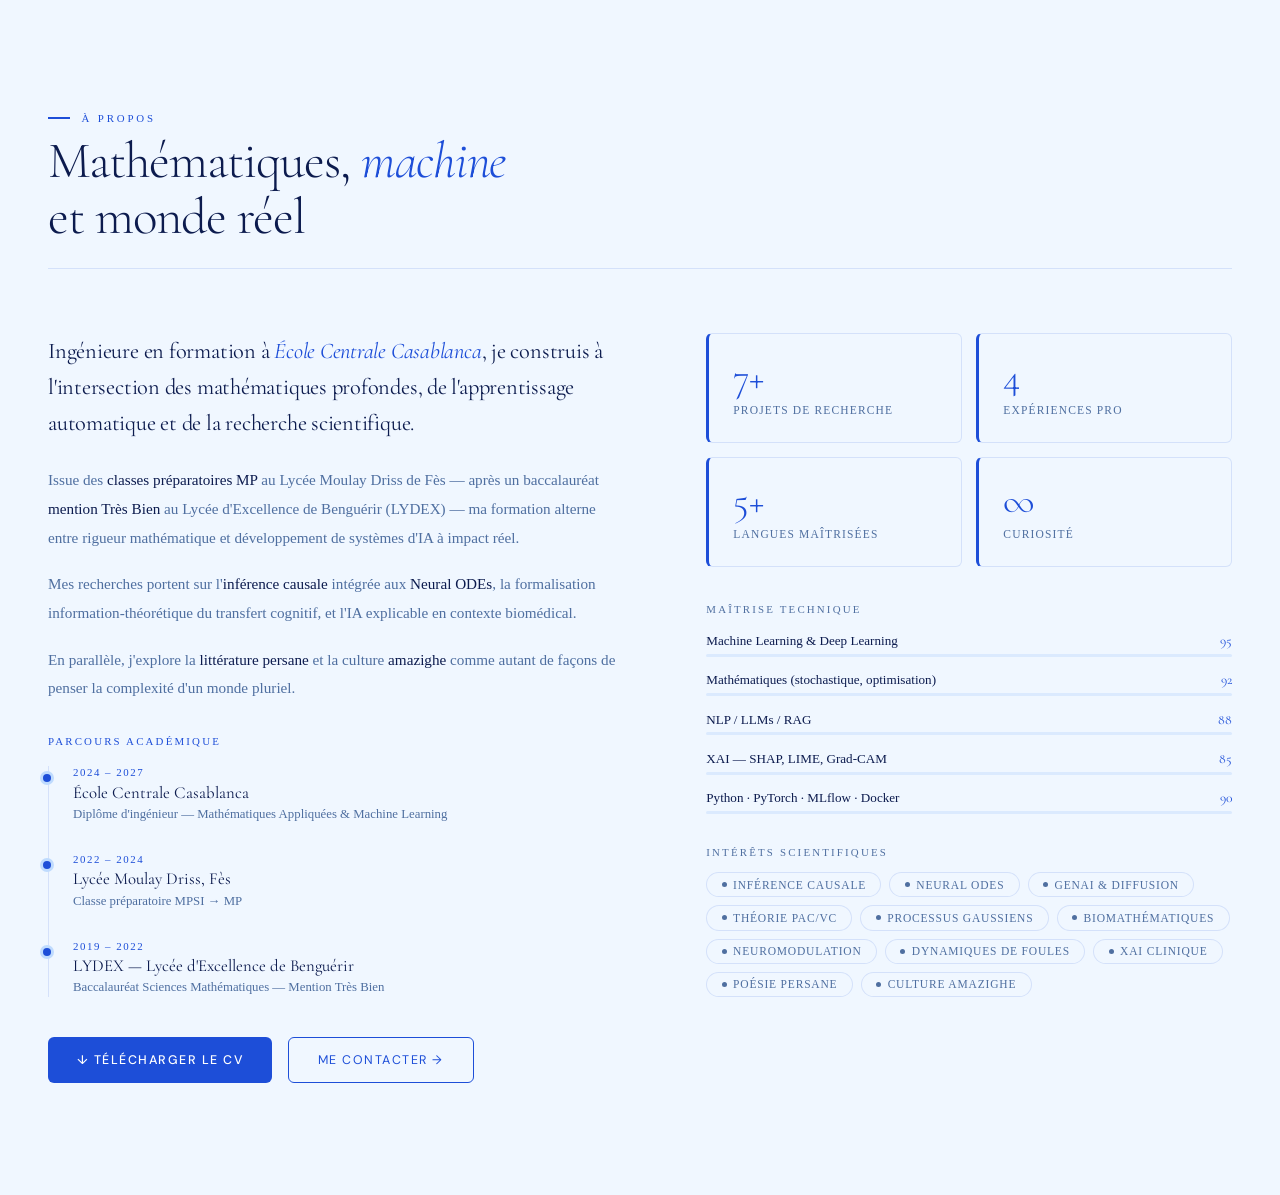
<file: sections/about.html>
<!DOCTYPE html>
<html lang="fr">
<head>
  <meta charset="UTF-8">
  <meta name="viewport" content="width=device-width, initial-scale=1.0">
  <title>Contact</title>
  <link rel="stylesheet" href="../style.css"> 
</head>
<body>

  <script src="../script.js"></script> 
</body>
</html><section id="about" style="background:var(--bg2);padding:7rem 3rem;">
<div class="section-wrap">

  <div class="section-header">
    <div>
      <div class="section-label">À propos</div>
      <h2>Mathématiques, <em>machine</em><br>et monde réel</h2>
    </div>
  </div>

  <div style="display:grid;grid-template-columns:1.1fr 1fr;gap:5rem;align-items:start;">

    <!-- GAUCHE -->
    <div data-fade>
      <p style="font-family:var(--serif);font-size:1.4rem;font-weight:400;line-height:1.6;color:var(--text);margin-bottom:1.6rem;letter-spacing:-.01em;">
        Ingénieure en formation à <em style="color:var(--accent);">École Centrale Casablanca</em>,
        je construis à l'intersection des mathématiques profondes,
        de l'apprentissage automatique et de la recherche scientifique.
      </p>

      <p style="font-size:.95rem;line-height:1.9;color:var(--muted);margin-bottom:1.1rem;">
        Issue des <strong style="color:var(--text);font-weight:400">classes préparatoires MP</strong>
        au Lycée Moulay Driss de Fès — après un baccalauréat
        <strong style="color:var(--text);font-weight:400">mention Très Bien</strong>
        au Lycée d'Excellence de Benguérir (LYDEX) — ma formation alterne entre rigueur
        mathématique et développement de systèmes d'IA à impact réel.
      </p>
      <p style="font-size:.95rem;line-height:1.9;color:var(--muted);margin-bottom:1.1rem;">
        Mes recherches portent sur l'<strong style="color:var(--text);font-weight:400">inférence causale</strong>
        intégrée aux <strong style="color:var(--text);font-weight:400">Neural ODEs</strong>,
        la formalisation information-théorétique du transfert cognitif, et l'IA
        explicable en contexte biomédical.
      </p>
      <p style="font-size:.95rem;line-height:1.9;color:var(--muted);margin-bottom:2rem;">
        En parallèle, j'explore la <strong style="color:var(--text);font-weight:400">littérature persane</strong>
        et la culture <strong style="color:var(--text);font-weight:400">amazighe</strong>
        comme autant de façons de penser la complexité d'un monde pluriel.
      </p>

      <!-- TIMELINE -->
      <div style="font-size:.68rem;letter-spacing:.2em;text-transform:uppercase;color:var(--accent);margin-bottom:1.2rem;">Parcours académique</div>
      <div class="timeline">
        <div class="timeline-item">
          <div class="tl-date">2024 – 2027</div>
          <div class="tl-school">École Centrale Casablanca</div>
          <div class="tl-detail">Diplôme d'ingénieur — Mathématiques Appliquées & Machine Learning</div>
        </div>
        <div class="timeline-item">
          <div class="tl-date">2022 – 2024</div>
          <div class="tl-school">Lycée Moulay Driss, Fès</div>
          <div class="tl-detail">Classe préparatoire MPSI → MP</div>
        </div>
        <div class="timeline-item">
          <div class="tl-date">2019 – 2022</div>
          <div class="tl-school">LYDEX — Lycée d'Excellence de Benguérir</div>
          <div class="tl-detail">Baccalauréat Sciences Mathématiques — Mention Très Bien</div>
        </div>
      </div>

      <!-- CV download -->
      <div style="margin-top:2.5rem;display:flex;gap:1rem;flex-wrap:wrap;">
        <a href="cv-sara-azouggagh.pdf" download class="btn-primary">↓ Télécharger le CV</a>
        <a href="sections/contact.html" class="btn-outline">Me contacter →</a>
      </div>
    </div>

    <!-- DROITE -->
    <div data-fade>
      <!-- STATS -->
      <div style="display:grid;grid-template-columns:1fr 1fr;gap:.9rem;margin-bottom:2.2rem;">
        <div class="stat-card">
          <div class="stat-number">7+</div>
          <div class="stat-label">Projets de recherche</div>
        </div>
        <div class="stat-card">
          <div class="stat-number">4</div>
          <div class="stat-label">Expériences pro</div>
        </div>
        <div class="stat-card">
          <div class="stat-number">5+</div>
          <div class="stat-label">Langues maîtrisées</div>
        </div>
        <div class="stat-card">
          <div class="stat-number">∞</div>
          <div class="stat-label">Curiosité</div>
        </div>
      </div>

      <!-- COMPÉTENCES -->
      <div style="font-size:.68rem;letter-spacing:.2em;text-transform:uppercase;color:var(--muted);margin-bottom:1.1rem;">Maîtrise technique</div>
      <div>
        <div class="skill-bar-item">
          <div class="skill-bar-header"><span class="skill-name">Machine Learning & Deep Learning</span><span class="skill-pct">95</span></div>
          <div class="skill-track"><div class="skill-fill" style="width:95%"></div></div>
        </div>
        <div class="skill-bar-item">
          <div class="skill-bar-header"><span class="skill-name">Mathématiques (stochastique, optimisation)</span><span class="skill-pct">92</span></div>
          <div class="skill-track"><div class="skill-fill" style="width:92%"></div></div>
        </div>
        <div class="skill-bar-item">
          <div class="skill-bar-header"><span class="skill-name">NLP / LLMs / RAG</span><span class="skill-pct">88</span></div>
          <div class="skill-track"><div class="skill-fill" style="width:88%"></div></div>
        </div>
        <div class="skill-bar-item">
          <div class="skill-bar-header"><span class="skill-name">XAI — SHAP, LIME, Grad-CAM</span><span class="skill-pct">85</span></div>
          <div class="skill-track"><div class="skill-fill" style="width:85%"></div></div>
        </div>
        <div class="skill-bar-item">
          <div class="skill-bar-header"><span class="skill-name">Python · PyTorch · MLflow · Docker</span><span class="skill-pct">90</span></div>
          <div class="skill-track"><div class="skill-fill" style="width:90%"></div></div>
        </div>
      </div>

      <!-- CHIPS -->
      <div style="margin-top:2rem;">
        <div style="font-size:.68rem;letter-spacing:.2em;text-transform:uppercase;color:var(--muted);margin-bottom:.9rem;">Intérêts scientifiques</div>
        <div style="display:flex;flex-wrap:wrap;gap:.5rem;">
          <span class="chip"><span class="dot"></span>Inférence causale</span>
          <span class="chip"><span class="dot"></span>Neural ODEs</span>
          <span class="chip"><span class="dot"></span>GenAI & Diffusion</span>
          <span class="chip"><span class="dot"></span>Théorie PAC/VC</span>
          <span class="chip"><span class="dot"></span>Processus gaussiens</span>
          <span class="chip"><span class="dot"></span>Biomathématiques</span>
          <span class="chip"><span class="dot"></span>Neuromodulation</span>
          <span class="chip"><span class="dot"></span>Dynamiques de foules</span>
          <span class="chip"><span class="dot"></span>XAI clinique</span>
          <span class="chip"><span class="dot"></span>Poésie persane</span>
          <span class="chip"><span class="dot"></span>Culture amazighe</span>
        </div>
      </div>
    </div>

  </div>
</div>
</section>
</file>
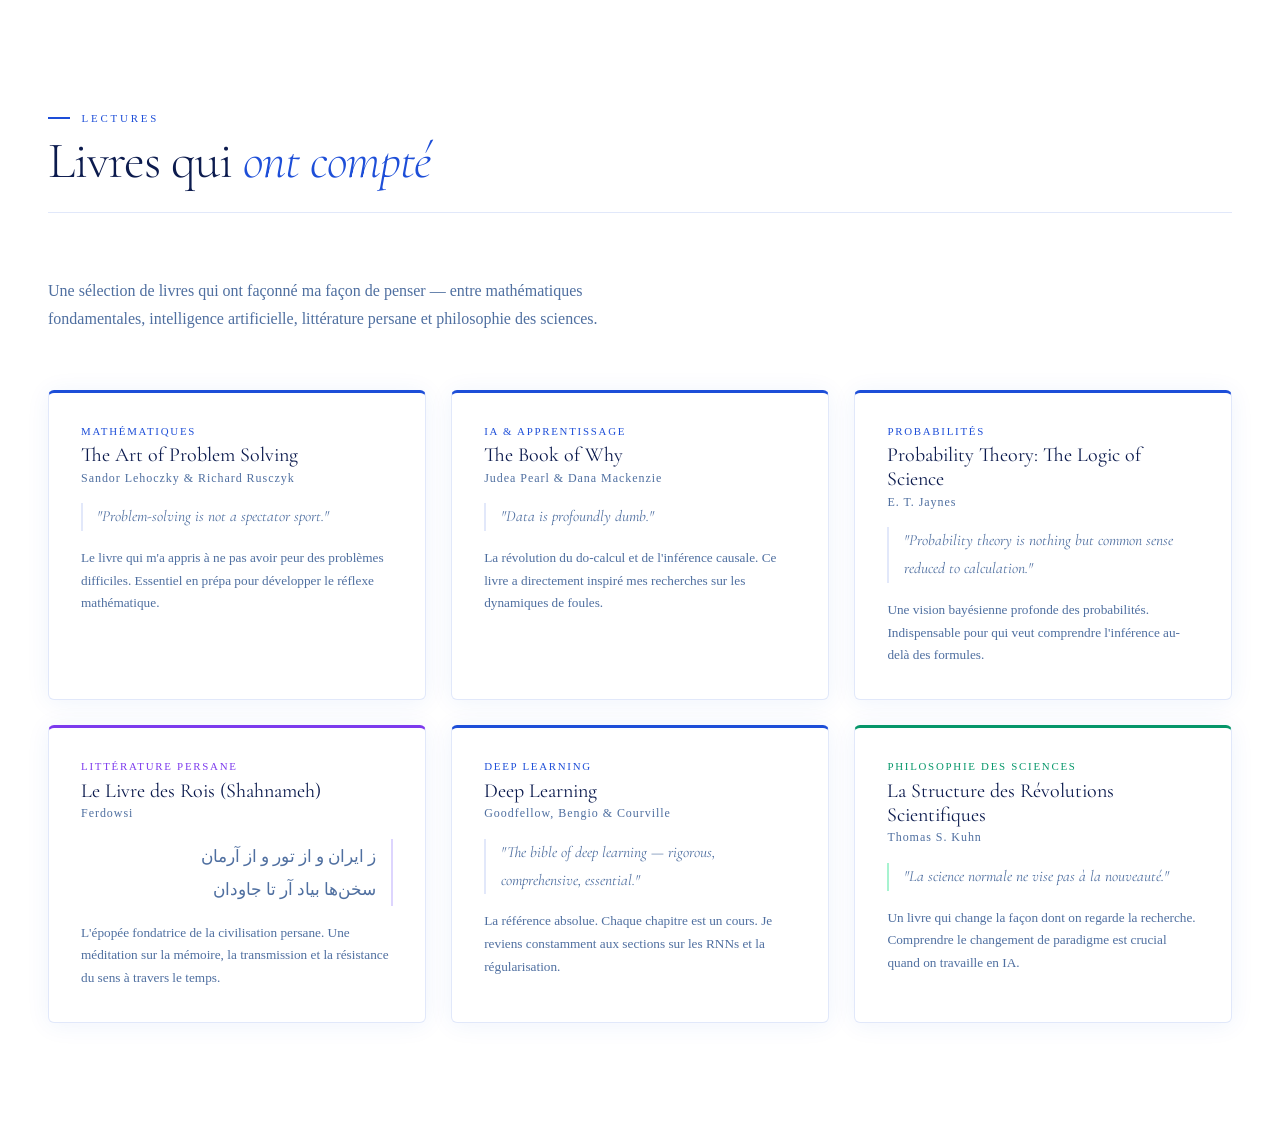
<file: sections/books.html>
<!DOCTYPE html>
<html lang="fr">
<head>
  <meta charset="UTF-8">
  <meta name="viewport" content="width=device-width, initial-scale=1.0">
  <title>Contact</title>
  <link rel="stylesheet" href="../style.css"> 
</head>
<body>

  <script src="../script.js"></script> 
</body>
</html>
<section id="books" style="background:var(--bg);padding:7rem 3rem;">
<div class="section-wrap">

  <div class="section-header">
    <div>
      <div class="section-label">Lectures</div>
      <h2>Livres qui <em>ont compté</em></h2>
    </div>
  </div>

  <p style="font-size:1rem;color:var(--muted);max-width:600px;margin-bottom:3.5rem;line-height:1.8;">
    Une sélection de livres qui ont façonné ma façon de penser — entre mathématiques fondamentales,
    intelligence artificielle, littérature persane et philosophie des sciences.
  </p>

  <div style="display:grid;grid-template-columns:repeat(auto-fit,minmax(280px,1fr));gap:1.6rem;">

    <!-- Book 1 -->
    <div class="card" data-fade style="border-top:3px solid var(--accent);">
      <div style="font-size:.68rem;letter-spacing:.16em;text-transform:uppercase;color:var(--accent);margin-bottom:.4rem;">Mathématiques</div>
      <h3 style="font-family:var(--serif);font-size:1.25rem;font-weight:400;color:var(--text);margin-bottom:.2rem;">The Art of Problem Solving</h3>
      <div style="font-size:.75rem;color:var(--muted);letter-spacing:.08em;margin-bottom:1.1rem;">Sandor Lehoczky & Richard Rusczyk</div>
      <div style="font-family:var(--serif);font-size:.97rem;font-style:italic;color:var(--muted);line-height:1.8;border-left:2px solid var(--border);padding-left:.9rem;margin-bottom:1rem;">
        "Problem-solving is not a spectator sport."
      </div>
      <p style="font-size:.83rem;color:var(--muted);line-height:1.7;">
        Le livre qui m'a appris à ne pas avoir peur des problèmes difficiles. Essentiel en prépa pour développer le réflexe mathématique.
      </p>
    </div>

    <!-- Book 2 -->
    <div class="card" data-fade style="border-top:3px solid var(--accent);">
      <div style="font-size:.68rem;letter-spacing:.16em;text-transform:uppercase;color:var(--accent);margin-bottom:.4rem;">IA & Apprentissage</div>
      <h3 style="font-family:var(--serif);font-size:1.25rem;font-weight:400;color:var(--text);margin-bottom:.2rem;">The Book of Why</h3>
      <div style="font-size:.75rem;color:var(--muted);letter-spacing:.08em;margin-bottom:1.1rem;">Judea Pearl & Dana Mackenzie</div>
      <div style="font-family:var(--serif);font-size:.97rem;font-style:italic;color:var(--muted);line-height:1.8;border-left:2px solid var(--border);padding-left:.9rem;margin-bottom:1rem;">
        "Data is profoundly dumb."
      </div>
      <p style="font-size:.83rem;color:var(--muted);line-height:1.7;">
        La révolution du do-calcul et de l'inférence causale. Ce livre a directement inspiré mes recherches sur les dynamiques de foules.
      </p>
    </div>

    <!-- Book 3 -->
    <div class="card" data-fade style="border-top:3px solid var(--accent);">
      <div style="font-size:.68rem;letter-spacing:.16em;text-transform:uppercase;color:var(--accent);margin-bottom:.4rem;">Probabilités</div>
      <h3 style="font-family:var(--serif);font-size:1.25rem;font-weight:400;color:var(--text);margin-bottom:.2rem;">Probability Theory: The Logic of Science</h3>
      <div style="font-size:.75rem;color:var(--muted);letter-spacing:.08em;margin-bottom:1.1rem;">E. T. Jaynes</div>
      <div style="font-family:var(--serif);font-size:.97rem;font-style:italic;color:var(--muted);line-height:1.8;border-left:2px solid var(--border);padding-left:.9rem;margin-bottom:1rem;">
        "Probability theory is nothing but common sense reduced to calculation."
      </div>
      <p style="font-size:.83rem;color:var(--muted);line-height:1.7;">
        Une vision bayésienne profonde des probabilités. Indispensable pour qui veut comprendre l'inférence au-delà des formules.
      </p>
    </div>

    <!-- Book 4 -->
    <div class="card" data-fade style="border-top:3px solid #7c3aed;">
      <div style="font-size:.68rem;letter-spacing:.16em;text-transform:uppercase;color:#7c3aed;margin-bottom:.4rem;">Littérature Persane</div>
      <h3 style="font-family:var(--serif);font-size:1.25rem;font-weight:400;color:var(--text);margin-bottom:.2rem;">Le Livre des Rois (Shahnameh)</h3>
      <div style="font-size:.75rem;color:var(--muted);letter-spacing:.08em;margin-bottom:1.1rem;">Ferdowsi</div>
      <div style="font-family:'Noto Serif',serif;font-size:1.05rem;color:var(--muted);line-height:2;text-align:right;direction:rtl;border-right:2px solid #ddd5fe;padding-right:.9rem;margin-bottom:1rem;">
        ز ایران و از تور و از آرمان<br>
        سخن‌ها بیاد آر تا جاودان
      </div>
      <p style="font-size:.83rem;color:var(--muted);line-height:1.7;">
        L'épopée fondatrice de la civilisation persane. Une méditation sur la mémoire, la transmission et la résistance du sens à travers le temps.
      </p>
    </div>

    <!-- Book 5 -->
    <div class="card" data-fade style="border-top:3px solid var(--accent);">
      <div style="font-size:.68rem;letter-spacing:.16em;text-transform:uppercase;color:var(--accent);margin-bottom:.4rem;">Deep Learning</div>
      <h3 style="font-family:var(--serif);font-size:1.25rem;font-weight:400;color:var(--text);margin-bottom:.2rem;">Deep Learning</h3>
      <div style="font-size:.75rem;color:var(--muted);letter-spacing:.08em;margin-bottom:1.1rem;">Goodfellow, Bengio & Courville</div>
      <div style="font-family:var(--serif);font-size:.97rem;font-style:italic;color:var(--muted);line-height:1.8;border-left:2px solid var(--border);padding-left:.9rem;margin-bottom:1rem;">
        "The bible of deep learning — rigorous, comprehensive, essential."
      </div>
      <p style="font-size:.83rem;color:var(--muted);line-height:1.7;">
        La référence absolue. Chaque chapitre est un cours. Je reviens constamment aux sections sur les RNNs et la régularisation.
      </p>
    </div>

    <!-- Book 6 -->
    <div class="card" data-fade style="border-top:3px solid #059669;">
      <div style="font-size:.68rem;letter-spacing:.16em;text-transform:uppercase;color:#059669;margin-bottom:.4rem;">Philosophie des Sciences</div>
      <h3 style="font-family:var(--serif);font-size:1.25rem;font-weight:400;color:var(--text);margin-bottom:.2rem;">La Structure des Révolutions Scientifiques</h3>
      <div style="font-size:.75rem;color:var(--muted);letter-spacing:.08em;margin-bottom:1.1rem;">Thomas S. Kuhn</div>
      <div style="font-family:var(--serif);font-size:.97rem;font-style:italic;color:var(--muted);line-height:1.8;border-left:2px solid #a7f3d0;padding-left:.9rem;margin-bottom:1rem;">
        "La science normale ne vise pas à la nouveauté."
      </div>
      <p style="font-size:.83rem;color:var(--muted);line-height:1.7;">
        Un livre qui change la façon dont on regarde la recherche. Comprendre le changement de paradigme est crucial quand on travaille en IA.
      </p>
    </div>

  </div>
</div>
</section>
</file>
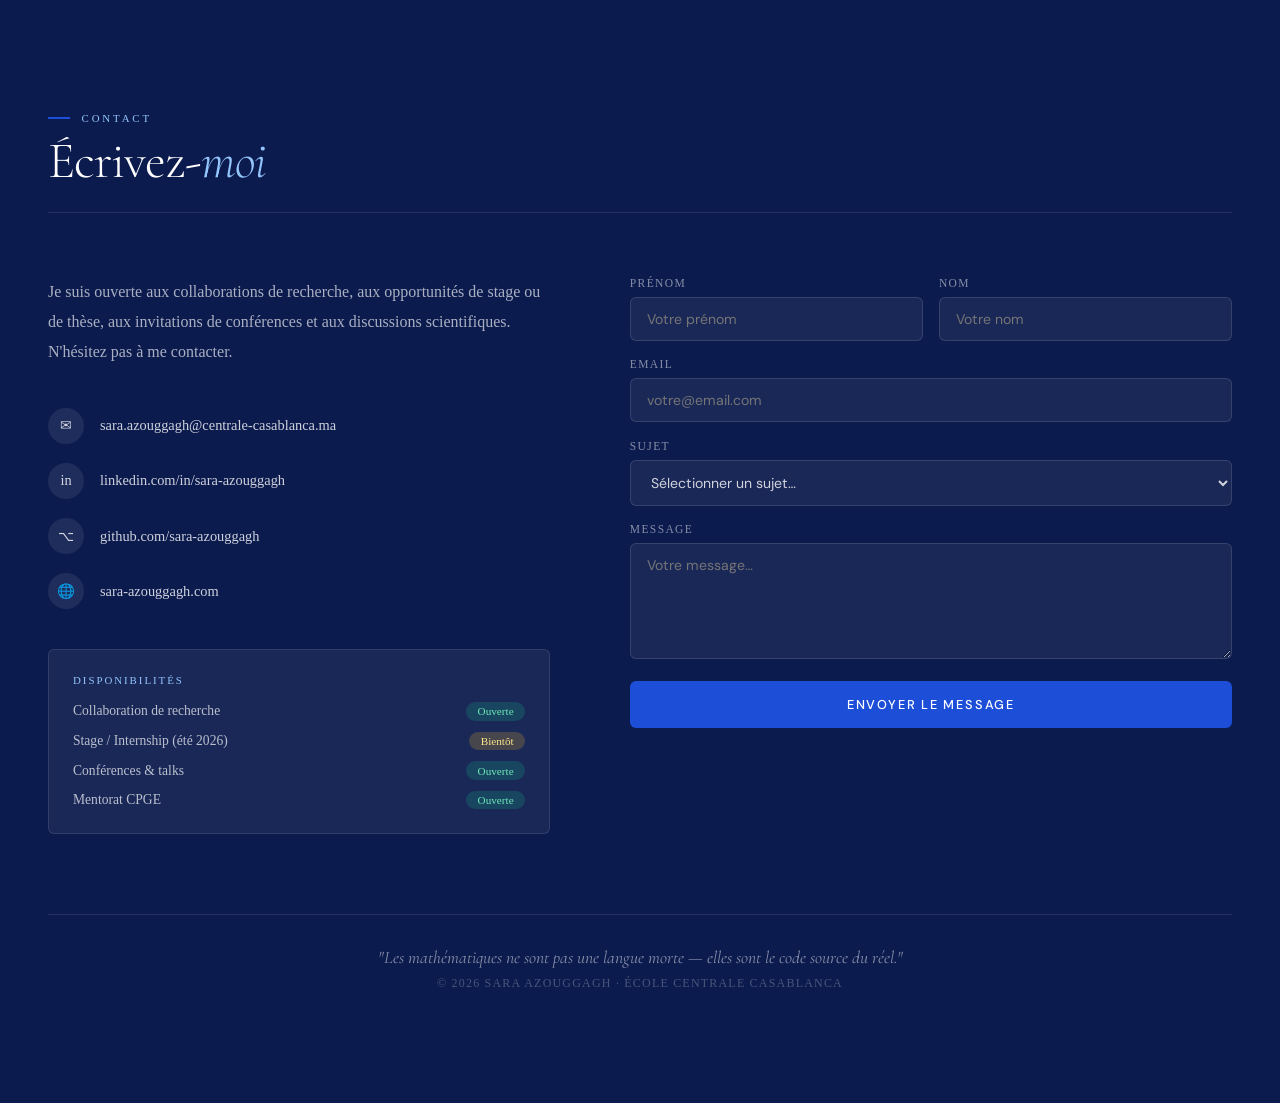
<file: sections/contact.html>
<!DOCTYPE html>
<html lang="fr">
<head>
  <meta charset="UTF-8">
  <meta name="viewport" content="width=device-width, initial-scale=1.0">
  <title>Contact</title>
  <link rel="stylesheet" href="../style.css"> 
</head>
<body>

  <script src="../script.js"></script> 
</body>
</html><section id="contact" style="background:var(--text);padding:7rem 3rem;">
<div class="section-wrap">

  <div class="section-header" style="border-bottom-color:rgba(255,255,255,.1);">
    <div>
      <div class="section-label" style="color:#93c5fd;">Contact</div>
      <h2 style="color:#fff;">Écrivez-<em style="color:#93c5fd;">moi</em></h2>
    </div>
  </div>

  <div style="display:grid;grid-template-columns:1fr 1.2fr;gap:5rem;align-items:start;">

    <!-- GAUCHE — Infos -->
    <div>
      <p style="font-size:1rem;color:rgba(255,255,255,.65);line-height:1.9;margin-bottom:2.5rem;">
        Je suis ouverte aux collaborations de recherche, aux opportunités de stage ou de thèse,
        aux invitations de conférences et aux discussions scientifiques.
        N'hésitez pas à me contacter.
      </p>

      <div style="display:flex;flex-direction:column;gap:1.2rem;margin-bottom:2.5rem;">

        <a href="mailto:sara.azouggagh@centrale-casablanca.ma"
           style="display:flex;align-items:center;gap:1rem;color:rgba(255,255,255,.8);text-decoration:none;font-size:.9rem;transition:color .2s;"
           onmouseover="this.style.color='#93c5fd'" onmouseout="this.style.color='rgba(255,255,255,.8)'">
          <span style="width:36px;height:36px;border-radius:50%;background:rgba(255,255,255,.08);display:flex;align-items:center;justify-content:center;font-size:.9rem;flex-shrink:0;">✉</span>
          sara.azouggagh@centrale-casablanca.ma
        </a>

        <a href="https://linkedin.com/in/sara-azouggagh" target="_blank"
           style="display:flex;align-items:center;gap:1rem;color:rgba(255,255,255,.8);text-decoration:none;font-size:.9rem;transition:color .2s;"
           onmouseover="this.style.color='#93c5fd'" onmouseout="this.style.color='rgba(255,255,255,.8)'">
          <span style="width:36px;height:36px;border-radius:50%;background:rgba(255,255,255,.08);display:flex;align-items:center;justify-content:center;font-size:.9rem;flex-shrink:0;">in</span>
          linkedin.com/in/sara-azouggagh
        </a>

        <a href="https://github.com/sara-azouggagh" target="_blank"
           style="display:flex;align-items:center;gap:1rem;color:rgba(255,255,255,.8);text-decoration:none;font-size:.9rem;transition:color .2s;"
           onmouseover="this.style.color='#93c5fd'" onmouseout="this.style.color='rgba(255,255,255,.8)'">
          <span style="width:36px;height:36px;border-radius:50%;background:rgba(255,255,255,.08);display:flex;align-items:center;justify-content:center;font-size:.9rem;flex-shrink:0;">⌥</span>
          github.com/sara-azouggagh
        </a>

        <a href="https://sara-azouggagh.com" target="_blank"
           style="display:flex;align-items:center;gap:1rem;color:rgba(255,255,255,.8);text-decoration:none;font-size:.9rem;transition:color .2s;"
           onmouseover="this.style.color='#93c5fd'" onmouseout="this.style.color='rgba(255,255,255,.8)'">
          <span style="width:36px;height:36px;border-radius:50%;background:rgba(255,255,255,.08);display:flex;align-items:center;justify-content:center;font-size:.9rem;flex-shrink:0;">🌐</span>
          sara-azouggagh.com
        </a>

      </div>

      <!-- Disponibilités -->
      <div style="padding:1.5rem;background:rgba(255,255,255,.06);border:1px solid rgba(255,255,255,.1);border-radius:var(--radius);">
        <div style="font-size:.68rem;letter-spacing:.18em;text-transform:uppercase;color:#93c5fd;margin-bottom:1rem;">Disponibilités</div>
        <div style="display:flex;flex-direction:column;gap:.7rem;">
          <div style="display:flex;justify-content:space-between;align-items:center;">
            <span style="font-size:.85rem;color:rgba(255,255,255,.7);">Collaboration de recherche</span>
            <span style="font-size:.7rem;padding:.2rem .7rem;border-radius:2rem;background:rgba(16,185,129,.2);color:#6ee7b7;">Ouverte</span>
          </div>
          <div style="display:flex;justify-content:space-between;align-items:center;">
            <span style="font-size:.85rem;color:rgba(255,255,255,.7);">Stage / Internship (été 2026)</span>
            <span style="font-size:.7rem;padding:.2rem .7rem;border-radius:2rem;background:rgba(251,191,36,.2);color:#fde68a;">Bientôt</span>
          </div>
          <div style="display:flex;justify-content:space-between;align-items:center;">
            <span style="font-size:.85rem;color:rgba(255,255,255,.7);">Conférences & talks</span>
            <span style="font-size:.7rem;padding:.2rem .7rem;border-radius:2rem;background:rgba(16,185,129,.2);color:#6ee7b7;">Ouverte</span>
          </div>
          <div style="display:flex;justify-content:space-between;align-items:center;">
            <span style="font-size:.85rem;color:rgba(255,255,255,.7);">Mentorat CPGE</span>
            <span style="font-size:.7rem;padding:.2rem .7rem;border-radius:2rem;background:rgba(16,185,129,.2);color:#6ee7b7;">Ouverte</span>
          </div>
        </div>
      </div>
    </div>

    <!-- DROITE — Formulaire -->
    <div>
      <form id="contactForm" style="display:flex;flex-direction:column;gap:1.1rem;">

        <div style="display:grid;grid-template-columns:1fr 1fr;gap:1rem;">
          <div>
            <label style="font-size:.72rem;letter-spacing:.12em;text-transform:uppercase;color:rgba(255,255,255,.5);display:block;margin-bottom:.5rem;">Prénom</label>
            <input type="text" name="prenom" required placeholder="Votre prénom"
              style="width:100%;padding:.75rem 1rem;border:1px solid rgba(255,255,255,.12);border-radius:var(--radius);background:rgba(255,255,255,.06);color:#fff;font-family:var(--sans);font-size:.88rem;outline:none;transition:border .2s;"
              onfocus="this.style.borderColor='#93c5fd'" onblur="this.style.borderColor='rgba(255,255,255,.12)'">
          </div>
          <div>
            <label style="font-size:.72rem;letter-spacing:.12em;text-transform:uppercase;color:rgba(255,255,255,.5);display:block;margin-bottom:.5rem;">Nom</label>
            <input type="text" name="nom" required placeholder="Votre nom"
              style="width:100%;padding:.75rem 1rem;border:1px solid rgba(255,255,255,.12);border-radius:var(--radius);background:rgba(255,255,255,.06);color:#fff;font-family:var(--sans);font-size:.88rem;outline:none;transition:border .2s;"
              onfocus="this.style.borderColor='#93c5fd'" onblur="this.style.borderColor='rgba(255,255,255,.12)'">
          </div>
        </div>

        <div>
          <label style="font-size:.72rem;letter-spacing:.12em;text-transform:uppercase;color:rgba(255,255,255,.5);display:block;margin-bottom:.5rem;">Email</label>
          <input type="email" name="email" required placeholder="votre@email.com"
            style="width:100%;padding:.75rem 1rem;border:1px solid rgba(255,255,255,.12);border-radius:var(--radius);background:rgba(255,255,255,.06);color:#fff;font-family:var(--sans);font-size:.88rem;outline:none;transition:border .2s;"
            onfocus="this.style.borderColor='#93c5fd'" onblur="this.style.borderColor='rgba(255,255,255,.12)'">
        </div>

        <div>
          <label style="font-size:.72rem;letter-spacing:.12em;text-transform:uppercase;color:rgba(255,255,255,.5);display:block;margin-bottom:.5rem;">Sujet</label>
          <select name="sujet"
            style="width:100%;padding:.75rem 1rem;border:1px solid rgba(255,255,255,.12);border-radius:var(--radius);background:rgba(255,255,255,.06);color:rgba(255,255,255,.8);font-family:var(--sans);font-size:.88rem;outline:none;transition:border .2s;cursor:pointer;"
            onfocus="this.style.borderColor='#93c5fd'" onblur="this.style.borderColor='rgba(255,255,255,.12)'">
            <option value="" style="background:#1e3a8a;">Sélectionner un sujet…</option>
            <option value="recherche" style="background:#1e3a8a;">Collaboration de recherche</option>
            <option value="stage" style="background:#1e3a8a;">Proposition de stage / emploi</option>
            <option value="mentoring" style="background:#1e3a8a;">Mentorat CPGE</option>
            <option value="conference" style="background:#1e3a8a;">Conférence / Talk</option>
            <option value="autre" style="background:#1e3a8a;">Autre</option>
          </select>
        </div>

        <div>
          <label style="font-size:.72rem;letter-spacing:.12em;text-transform:uppercase;color:rgba(255,255,255,.5);display:block;margin-bottom:.5rem;">Message</label>
          <textarea name="message" required rows="5" placeholder="Votre message…"
            style="width:100%;padding:.75rem 1rem;border:1px solid rgba(255,255,255,.12);border-radius:var(--radius);background:rgba(255,255,255,.06);color:#fff;font-family:var(--sans);font-size:.88rem;outline:none;resize:vertical;transition:border .2s;"
            onfocus="this.style.borderColor='#93c5fd'" onblur="this.style.borderColor='rgba(255,255,255,.12)'"></textarea>
        </div>

        <button type="submit"
          style="width:100%;padding:.95rem;background:#1d4ed8;color:#fff;border:none;border-radius:var(--radius);font-family:var(--sans);font-size:.8rem;letter-spacing:.14em;text-transform:uppercase;cursor:pointer;transition:background .2s;font-weight:500;"
          onmouseover="this.style.background='#1e40af'" onmouseout="this.style.background='#1d4ed8'">
          Envoyer le message
        </button>

        <div id="formSuccess" style="display:none;padding:1rem;background:rgba(16,185,129,.15);border:1px solid rgba(16,185,129,.3);border-radius:var(--radius);color:#6ee7b7;font-size:.85rem;text-align:center;">
          ✓ Message envoyé ! Je vous répondrai dans les plus brefs délais.
        </div>

      </form>
    </div>

  </div>

  <!-- FOOTER -->
  <div style="margin-top:5rem;padding-top:2rem;border-top:1px solid rgba(255,255,255,.1);text-align:center;">
    <p style="font-family:var(--serif);font-style:italic;font-size:1.1rem;color:rgba(255,255,255,.5);margin-bottom:.5rem;">
      "Les mathématiques ne sont pas une langue morte — elles sont le code source du réel."
    </p>
    <p style="font-size:.75rem;letter-spacing:.1em;text-transform:uppercase;color:rgba(255,255,255,.25);">
      © 2026 Sara Azouggagh · École Centrale Casablanca
    </p>
  </div>

</div>
</section>
</file>
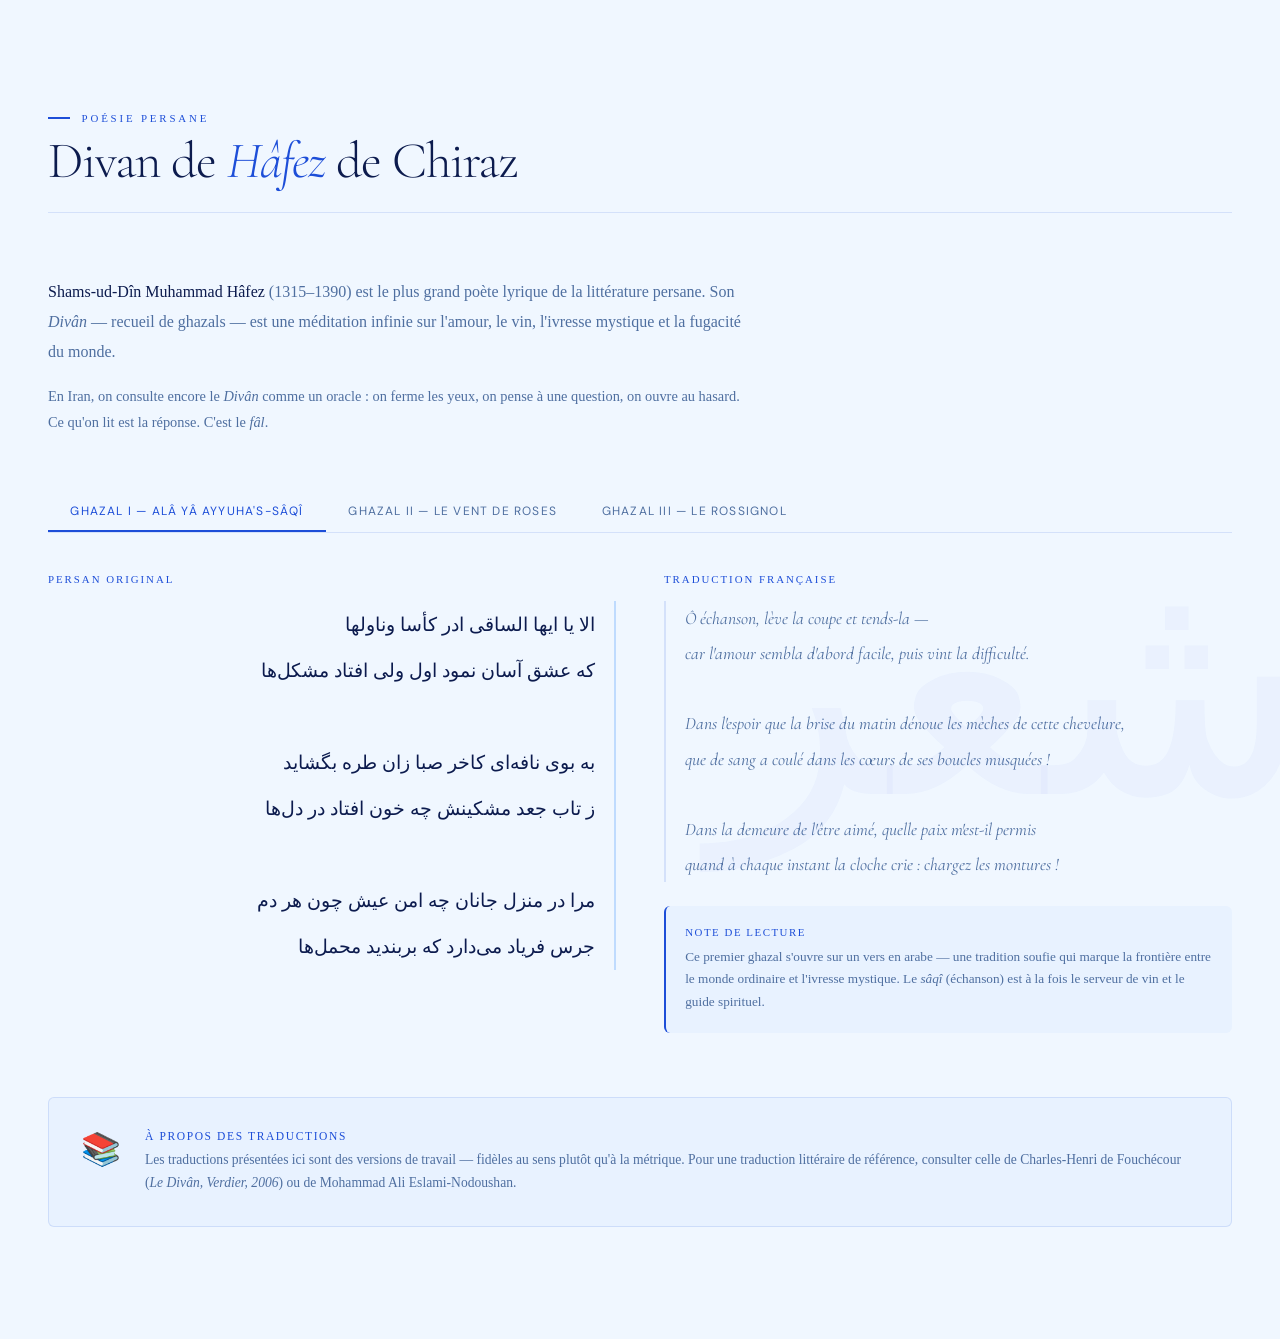
<file: sections/divan_hafez chiraz.html>
<!DOCTYPE html>
<html lang="fr">
<head>
  <meta charset="UTF-8">
  <meta name="viewport" content="width=device-width, initial-scale=1.0">
  <title>Contact</title>
  <link rel="stylesheet" href="../style.css"> 
</head>
<body>

  <script src="../script.js"></script> 
</body>
</html><section id="divan" style="background:var(--bg2);padding:7rem 3rem;position:relative;overflow:hidden;">

<!-- Watermark décoratif -->
<div style="position:absolute;right:-2rem;top:50%;transform:translateY(-50%);font-family:'Noto Serif',serif;font-size:20rem;color:rgba(29,78,216,.03);pointer-events:none;user-select:none;line-height:1;">شعر</div>

<div class="section-wrap">

  <div class="section-header">
    <div>
      <div class="section-label">Poésie Persane</div>
      <h2>Divan de <em>Hâfez</em> de Chiraz</h2>
    </div>
  </div>

  <div style="max-width:700px;margin-bottom:3.5rem;">
    <p style="font-size:1rem;color:var(--muted);line-height:1.9;margin-bottom:1rem;">
      <strong style="color:var(--text);font-weight:400">Shams-ud-Dîn Muhammad Hâfez</strong> (1315–1390)
      est le plus grand poète lyrique de la littérature persane. Son <em>Divân</em> — recueil de ghazals —
      est une méditation infinie sur l'amour, le vin, l'ivresse mystique et la fugacité du monde.
    </p>
    <p style="font-size:.9rem;color:var(--muted);line-height:1.8;">
      En Iran, on consulte encore le <em>Divân</em> comme un oracle : on ferme les yeux, on pense à une question,
      on ouvre au hasard. Ce qu'on lit est la réponse. C'est le <em>fâl</em>.
    </p>
  </div>

  <!-- ONGLETS PAR GHAZAL -->
  <div class="poem-tabs-wrapper">
    <div style="display:flex;gap:0;border-bottom:1px solid var(--border);margin-bottom:2.5rem;overflow-x:auto;">
      <button class="poem-tab active" data-target="ghazal1"
        style="padding:.7rem 1.4rem;border:none;background:none;cursor:pointer;font-family:var(--sans);font-size:.75rem;letter-spacing:.1em;text-transform:uppercase;color:var(--accent);border-bottom:2px solid var(--accent);transition:.2s;white-space:nowrap;">
        Ghazal I — Alâ yâ ayyuha's-sâqî
      </button>
      <button class="poem-tab" data-target="ghazal2"
        style="padding:.7rem 1.4rem;border:none;background:none;cursor:pointer;font-family:var(--sans);font-size:.75rem;letter-spacing:.1em;text-transform:uppercase;color:var(--muted);border-bottom:2px solid transparent;transition:.2s;white-space:nowrap;">
        Ghazal II — Le vent de roses
      </button>
      <button class="poem-tab" data-target="ghazal3"
        style="padding:.7rem 1.4rem;border:none;background:none;cursor:pointer;font-family:var(--sans);font-size:.75rem;letter-spacing:.1em;text-transform:uppercase;color:var(--muted);border-bottom:2px solid transparent;transition:.2s;white-space:nowrap;">
        Ghazal III — Le rossignol
      </button>
    </div>

    <!-- Ghazal 1 -->
    <div class="poem-panel active" id="ghazal1">
      <div style="display:grid;grid-template-columns:1fr 1fr;gap:3rem;">
        <div>
          <div style="font-size:.68rem;letter-spacing:.18em;text-transform:uppercase;color:var(--accent);margin-bottom:1rem;">Persan original</div>
          <div style="font-family:'Noto Serif',serif;font-size:1.2rem;line-height:2.4;color:var(--text);text-align:right;direction:rtl;border-right:2px solid var(--accent-mid);padding-right:1.2rem;">
            الا یا ایها الساقی ادر کأسا وناولها<br>
            که عشق آسان نمود اول ولی افتاد مشکل‌ها<br><br>
            به بوی نافه‌ای کاخر صبا زان طره بگشاید<br>
            ز تاب جعد مشکینش چه خون افتاد در دل‌ها<br><br>
            مرا در منزل جانان چه امن عیش چون هر دم<br>
            جرس فریاد می‌دارد که بربندید محمل‌ها
          </div>
        </div>
        <div>
          <div style="font-size:.68rem;letter-spacing:.18em;text-transform:uppercase;color:var(--accent);margin-bottom:1rem;">Traduction française</div>
          <div style="font-family:var(--serif);font-size:1.1rem;font-style:italic;line-height:2;color:var(--muted);border-left:2px solid var(--border);padding-left:1.2rem;">
            Ô échanson, lève la coupe et tends-la —<br>
            car l'amour sembla d'abord facile, puis vint la difficulté.<br><br>
            Dans l'espoir que la brise du matin dénoue les mèches de cette chevelure,<br>
            que de sang a coulé dans les cœurs de ses boucles musquées !<br><br>
            Dans la demeure de l'être aimé, quelle paix m'est-il permis<br>
            quand à chaque instant la cloche crie : chargez les montures !
          </div>
          <div style="margin-top:1.5rem;padding:1.2rem;background:var(--bg3);border-radius:var(--radius);border-left:2px solid var(--accent);">
            <div style="font-size:.68rem;letter-spacing:.14em;text-transform:uppercase;color:var(--accent);margin-bottom:.5rem;">Note de lecture</div>
            <p style="font-size:.83rem;color:var(--muted);line-height:1.7;">
              Ce premier ghazal s'ouvre sur un vers en arabe — une tradition soufie qui marque la frontière entre le monde
              ordinaire et l'ivresse mystique. Le <em>sâqî</em> (échanson) est à la fois le serveur de vin et le guide spirituel.
            </p>
          </div>
        </div>
      </div>
    </div>

    <!-- Ghazal 2 -->
    <div class="poem-panel" id="ghazal2" style="display:none;">
      <div style="display:grid;grid-template-columns:1fr 1fr;gap:3rem;">
        <div>
          <div style="font-size:.68rem;letter-spacing:.18em;text-transform:uppercase;color:var(--accent);margin-bottom:1rem;">Persan original</div>
          <div style="font-family:'Noto Serif',serif;font-size:1.2rem;line-height:2.4;color:var(--text);text-align:right;direction:rtl;border-right:2px solid var(--accent-mid);padding-right:1.2rem;">
            صبا به تهنیت پیر می‌فروش آمد<br>
            که موسم طرب و عیش و ناز و نوش آمد<br><br>
            هوا مسیح‌نفس گشت و باد نافه‌گشای<br>
            درخت سبز شد و مرغ در خروش آمد<br><br>
            چو پرده‌دار به شمشیر می‌زند همه را<br>
            کسی مقیم حریم تو از که‌ست هوش آمد
          </div>
        </div>
        <div>
          <div style="font-size:.68rem;letter-spacing:.18em;text-transform:uppercase;color:var(--accent);margin-bottom:1rem;">Traduction française</div>
          <div style="font-family:var(--serif);font-size:1.1rem;font-style:italic;line-height:2;color:var(--muted);border-left:2px solid var(--border);padding-left:1.2rem;">
            La brise matinale vint féliciter le vieux marchand de vin —<br>
            la saison de la joie, du festin, de la coquetterie et du breuvage est venue.<br><br>
            L'air a l'haleine du Messie, le vent dénoue les parfums —<br>
            les arbres sont verts, l'oiseau a trouvé sa voix.<br><br>
            Comme le garde du rideau frappe tous de son épée,<br>
            qui garde ses sens dans ton sanctuaire ?
          </div>
          <div style="margin-top:1.5rem;padding:1.2rem;background:var(--bg3);border-radius:var(--radius);border-left:2px solid var(--accent);">
            <div style="font-size:.68rem;letter-spacing:.14em;text-transform:uppercase;color:var(--accent);margin-bottom:.5rem;">Note de lecture</div>
            <p style="font-size:.83rem;color:var(--muted);line-height:1.7;">
              Un poème de printemps (<em>bahârieh</em>). La renaissance de la nature est prétexte à célébrer l'éveil spirituel.
              L'haleine du Messie — <em>dam-e 'Isâ</em> — est dans la tradition persane synonyme de pouvoir de guérison et de résurrection.
            </p>
          </div>
        </div>
      </div>
    </div>

    <!-- Ghazal 3 -->
    <div class="poem-panel" id="ghazal3" style="display:none;">
      <div style="display:grid;grid-template-columns:1fr 1fr;gap:3rem;">
        <div>
          <div style="font-size:.68rem;letter-spacing:.18em;text-transform:uppercase;color:var(--accent);margin-bottom:1rem;">Persan original</div>
          <div style="font-family:'Noto Serif',serif;font-size:1.2rem;line-height:2.4;color:var(--text);text-align:right;direction:rtl;border-right:2px solid var(--accent-mid);padding-right:1.2rem;">
            بلبلی برگ گلی خوش‌رنگ در منقار داشت<br>
            وندر آن برگ و نوا دل خوش و خوش‌کار داشت<br><br>
            گفتمش در عین وصل این ناله و فریاد چیست<br>
            گفت ما را جلوه معشوق در این کار داشت<br><br>
            یار اگر ننشست با ما نیست جای اعتراض<br>
            پادشاهی کام‌رانی داری و اقتدار داشت
          </div>
        </div>
        <div>
          <div style="font-size:.68rem;letter-spacing:.18em;text-transform:uppercase;color:var(--accent);margin-bottom:1rem;">Traduction française</div>
          <div style="font-family:var(--serif);font-size:1.1rem;font-style:italic;line-height:2;color:var(--muted);border-left:2px solid var(--border);padding-left:1.2rem;">
            Un rossignol tenait dans son bec un pétale de rose aux couleurs vives —<br>
            dans ce feuillage et ce chant, son cœur était joyeux et comblé.<br><br>
            Je lui demandai : dans l'union même, pourquoi ces plaintes et ces cris ?<br>
            Il répondit : c'est la splendeur de l'aimée qui nous y contraint.<br><br>
            Si l'ami ne s'est pas assis avec nous, il n'y a pas lieu de se plaindre —<br>
            un roi a ses délices et sa puissance à tenir.
          </div>
          <div style="margin-top:1.5rem;padding:1.2rem;background:var(--bg3);border-radius:var(--radius);border-left:2px solid var(--accent);">
            <div style="font-size:.68rem;letter-spacing:.14em;text-transform:uppercase;color:var(--accent);margin-bottom:.5rem;">Note de lecture</div>
            <p style="font-size:.83rem;color:var(--muted);line-height:1.7;">
              Le rossignol (<em>bolbol</em>) et la rose (<em>gol</em>) sont le couple archétypal de la poésie persane :
              l'amant et l'aimée, le mystique et le divin. Même dans l'union, le désir persiste — thème central du soufisme hafézien.
            </p>
          </div>
        </div>
      </div>
    </div>
  </div>

  <!-- NOTE BAS DE PAGE -->
  <div style="margin-top:4rem;padding:2rem;background:var(--bg3);border-radius:var(--radius);display:flex;align-items:flex-start;gap:1.5rem;border:1px solid var(--border);">
    <div style="font-size:2rem;flex-shrink:0;">📚</div>
    <div>
      <div style="font-size:.72rem;letter-spacing:.14em;text-transform:uppercase;color:var(--accent);margin-bottom:.4rem;">À propos des traductions</div>
      <p style="font-size:.85rem;color:var(--muted);line-height:1.7;">
        Les traductions présentées ici sont des versions de travail — fidèles au sens plutôt qu'à la métrique.
        Pour une traduction littéraire de référence, consulter celle de Charles-Henri de Fouchécour
        (<em>Le Divân, Verdier, 2006</em>) ou de Mohammad Ali Eslami-Nodoushan.
      </p>
    </div>
  </div>

</div>
</section>

<style>
.poem-tab.active {
  color: var(--accent) !important;
  border-bottom-color: var(--accent) !important;
}
.poem-panel { display:none; }
.poem-panel.active { display:block; }
@media(max-width:700px) {
  .poem-panel > div { grid-template-columns:1fr !important; }
}
</style>
</file>
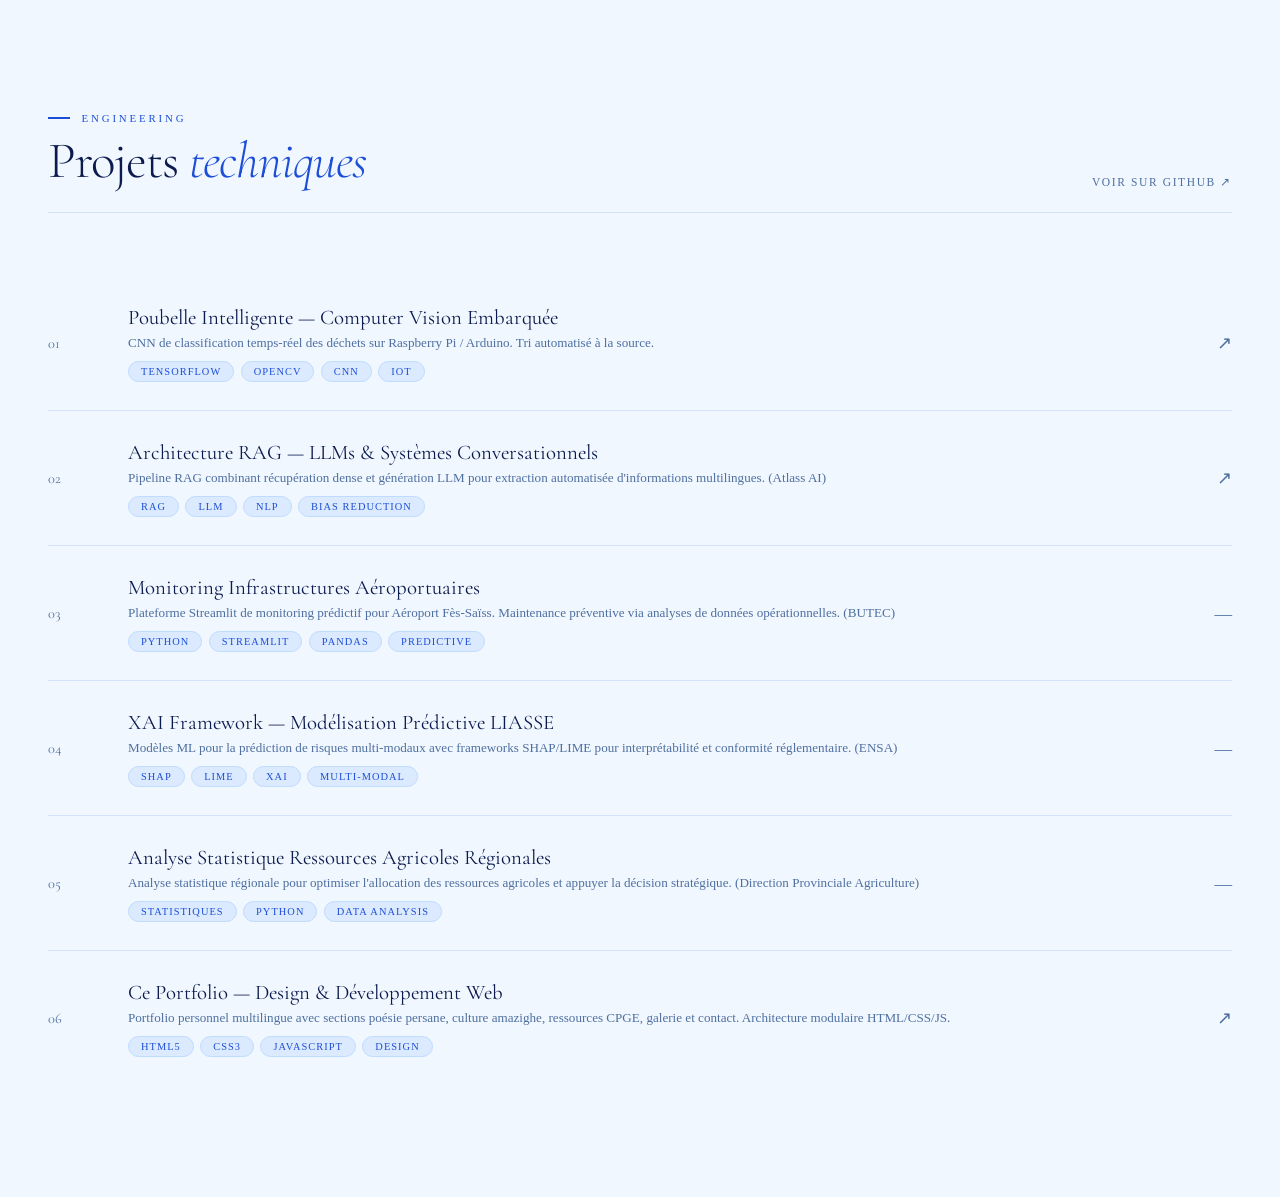
<file: sections/projects.html>
<!DOCTYPE html>
<html lang="fr">
<head>
  <meta charset="UTF-8">
  <meta name="viewport" content="width=device-width, initial-scale=1.0">
  <title>Contact</title>
  <link rel="stylesheet" href="../style.css"> 
</head>
<body>

  <script src="../script.js"></script> 
</body>
</html>
<section id="projects" style="background:var(--bg2);padding:7rem 3rem;">
<div class="section-wrap">

  <div class="section-header">
    <div>
      <div class="section-label">Engineering</div>
      <h2>Projets <em>techniques</em></h2>
    </div>
    <a href="https://github.com/sara-azouggagh" target="_blank"
       style="font-size:.72rem;letter-spacing:.14em;text-transform:uppercase;color:var(--muted);text-decoration:none;display:flex;align-items:center;gap:.5rem;transition:color .2s;"
       onmouseover="this.style.color='var(--accent)'" onmouseout="this.style.color='var(--muted)'">
      Voir sur GitHub ↗
    </a>
  </div>

  <div style="display:flex;flex-direction:column;gap:0;">

    <!-- Item 1 -->
    <div style="display:grid;grid-template-columns:3rem 1fr auto;align-items:center;gap:2rem;padding:1.8rem 0;border-bottom:1px solid var(--border);transition:.25s;cursor:pointer;"
         onmouseover="this.style.paddingLeft='1rem';this.querySelector('.pnum').style.color='var(--accent)'"
         onmouseout="this.style.paddingLeft='0';this.querySelector('.pnum').style.color='var(--muted)'">
      <span class="pnum" style="font-family:var(--serif);font-size:.9rem;color:var(--muted);transition:color .25s;">01</span>
      <div>
        <h3 style="font-family:var(--serif);font-size:1.3rem;font-weight:400;margin-bottom:.3rem;color:var(--text);">Poubelle Intelligente — Computer Vision Embarquée</h3>
        <p style="font-size:.82rem;color:var(--muted);margin-bottom:.6rem;">CNN de classification temps-réel des déchets sur Raspberry Pi / Arduino. Tri automatisé à la source.</p>
        <div style="display:flex;flex-wrap:wrap;gap:.4rem;">
          <span class="tag">TensorFlow</span><span class="tag">OpenCV</span><span class="tag">CNN</span><span class="tag">IoT</span>
        </div>
      </div>
      <a href="https://github.com/sara-azouggagh/smart-waste-sorting-cnn" target="_blank"
         style="color:var(--muted);font-size:1.1rem;text-decoration:none;transition:color .25s;"
         onmouseover="this.style.color='var(--accent)'" onmouseout="this.style.color='var(--muted)'">↗</a>
    </div>

    <!-- Item 2 -->
    <div style="display:grid;grid-template-columns:3rem 1fr auto;align-items:center;gap:2rem;padding:1.8rem 0;border-bottom:1px solid var(--border);transition:.25s;cursor:pointer;"
         onmouseover="this.style.paddingLeft='1rem';this.querySelector('.pnum').style.color='var(--accent)'"
         onmouseout="this.style.paddingLeft='0';this.querySelector('.pnum').style.color='var(--muted)'">
      <span class="pnum" style="font-family:var(--serif);font-size:.9rem;color:var(--muted);transition:color .25s;">02</span>
      <div>
        <h3 style="font-family:var(--serif);font-size:1.3rem;font-weight:400;margin-bottom:.3rem;color:var(--text);">Architecture RAG — LLMs & Systèmes Conversationnels</h3>
        <p style="font-size:.82rem;color:var(--muted);margin-bottom:.6rem;">Pipeline RAG combinant récupération dense et génération LLM pour extraction automatisée d'informations multilingues. (Atlass AI)</p>
        <div style="display:flex;flex-wrap:wrap;gap:.4rem;">
          <span class="tag">RAG</span><span class="tag">LLM</span><span class="tag">NLP</span><span class="tag">Bias Reduction</span>
        </div>
      </div>
      <a href="https://github.com/sara-azouggagh" target="_blank"
         style="color:var(--muted);font-size:1.1rem;text-decoration:none;transition:color .25s;"
         onmouseover="this.style.color='var(--accent)'" onmouseout="this.style.color='var(--muted)'">↗</a>
    </div>

    <!-- Item 3 -->
    <div style="display:grid;grid-template-columns:3rem 1fr auto;align-items:center;gap:2rem;padding:1.8rem 0;border-bottom:1px solid var(--border);transition:.25s;cursor:pointer;"
         onmouseover="this.style.paddingLeft='1rem';this.querySelector('.pnum').style.color='var(--accent)'"
         onmouseout="this.style.paddingLeft='0';this.querySelector('.pnum').style.color='var(--muted)'">
      <span class="pnum" style="font-family:var(--serif);font-size:.9rem;color:var(--muted);transition:color .25s;">03</span>
      <div>
        <h3 style="font-family:var(--serif);font-size:1.3rem;font-weight:400;margin-bottom:.3rem;color:var(--text);">Monitoring Infrastructures Aéroportuaires</h3>
        <p style="font-size:.82rem;color:var(--muted);margin-bottom:.6rem;">Plateforme Streamlit de monitoring prédictif pour Aéroport Fès-Saïss. Maintenance préventive via analyses de données opérationnelles. (BUTEC)</p>
        <div style="display:flex;flex-wrap:wrap;gap:.4rem;">
          <span class="tag">Python</span><span class="tag">Streamlit</span><span class="tag">Pandas</span><span class="tag">Predictive</span>
        </div>
      </div>
      <span style="color:var(--muted);font-size:1.1rem;">—</span>
    </div>

    <!-- Item 4 -->
    <div style="display:grid;grid-template-columns:3rem 1fr auto;align-items:center;gap:2rem;padding:1.8rem 0;border-bottom:1px solid var(--border);transition:.25s;cursor:pointer;"
         onmouseover="this.style.paddingLeft='1rem';this.querySelector('.pnum').style.color='var(--accent)'"
         onmouseout="this.style.paddingLeft='0';this.querySelector('.pnum').style.color='var(--muted)'">
      <span class="pnum" style="font-family:var(--serif);font-size:.9rem;color:var(--muted);transition:color .25s;">04</span>
      <div>
        <h3 style="font-family:var(--serif);font-size:1.3rem;font-weight:400;margin-bottom:.3rem;color:var(--text);">XAI Framework — Modélisation Prédictive LIASSE</h3>
        <p style="font-size:.82rem;color:var(--muted);margin-bottom:.6rem;">Modèles ML pour la prédiction de risques multi-modaux avec frameworks SHAP/LIME pour interprétabilité et conformité réglementaire. (ENSA)</p>
        <div style="display:flex;flex-wrap:wrap;gap:.4rem;">
          <span class="tag">SHAP</span><span class="tag">LIME</span><span class="tag">XAI</span><span class="tag">Multi-modal</span>
        </div>
      </div>
      <span style="color:var(--muted);font-size:1.1rem;">—</span>
    </div>

    <!-- Item 5 -->
    <div style="display:grid;grid-template-columns:3rem 1fr auto;align-items:center;gap:2rem;padding:1.8rem 0;border-bottom:1px solid var(--border);transition:.25s;cursor:pointer;"
         onmouseover="this.style.paddingLeft='1rem';this.querySelector('.pnum').style.color='var(--accent)'"
         onmouseout="this.style.paddingLeft='0';this.querySelector('.pnum').style.color='var(--muted)'">
      <span class="pnum" style="font-family:var(--serif);font-size:.9rem;color:var(--muted);transition:color .25s;">05</span>
      <div>
        <h3 style="font-family:var(--serif);font-size:1.3rem;font-weight:400;margin-bottom:.3rem;color:var(--text);">Analyse Statistique Ressources Agricoles Régionales</h3>
        <p style="font-size:.82rem;color:var(--muted);margin-bottom:.6rem;">Analyse statistique régionale pour optimiser l'allocation des ressources agricoles et appuyer la décision stratégique. (Direction Provinciale Agriculture)</p>
        <div style="display:flex;flex-wrap:wrap;gap:.4rem;">
          <span class="tag">Statistiques</span><span class="tag">Python</span><span class="tag">Data Analysis</span>
        </div>
      </div>
      <span style="color:var(--muted);font-size:1.1rem;">—</span>
    </div>

    <!-- Item 6 — Ce site -->
    <div style="display:grid;grid-template-columns:3rem 1fr auto;align-items:center;gap:2rem;padding:1.8rem 0;transition:.25s;cursor:pointer;"
         onmouseover="this.style.paddingLeft='1rem';this.querySelector('.pnum').style.color='var(--accent)'"
         onmouseout="this.style.paddingLeft='0';this.querySelector('.pnum').style.color='var(--muted)'">
      <span class="pnum" style="font-family:var(--serif);font-size:.9rem;color:var(--muted);transition:color .25s;">06</span>
      <div>
        <h3 style="font-family:var(--serif);font-size:1.3rem;font-weight:400;margin-bottom:.3rem;color:var(--text);">Ce Portfolio — Design & Développement Web</h3>
        <p style="font-size:.82rem;color:var(--muted);margin-bottom:.6rem;">Portfolio personnel multilingue avec sections poésie persane, culture amazighe, ressources CPGE, galerie et contact. Architecture modulaire HTML/CSS/JS.</p>
        <div style="display:flex;flex-wrap:wrap;gap:.4rem;">
          <span class="tag">HTML5</span><span class="tag">CSS3</span><span class="tag">JavaScript</span><span class="tag">Design</span>
        </div>
      </div>
      <a href="https://sara-azouggagh.com" target="_blank"
         style="color:var(--muted);font-size:1.1rem;text-decoration:none;transition:color .25s;"
         onmouseover="this.style.color='var(--accent)'" onmouseout="this.style.color='var(--muted)'">↗</a>
    </div>

  </div>
</div>
</section>
</file>
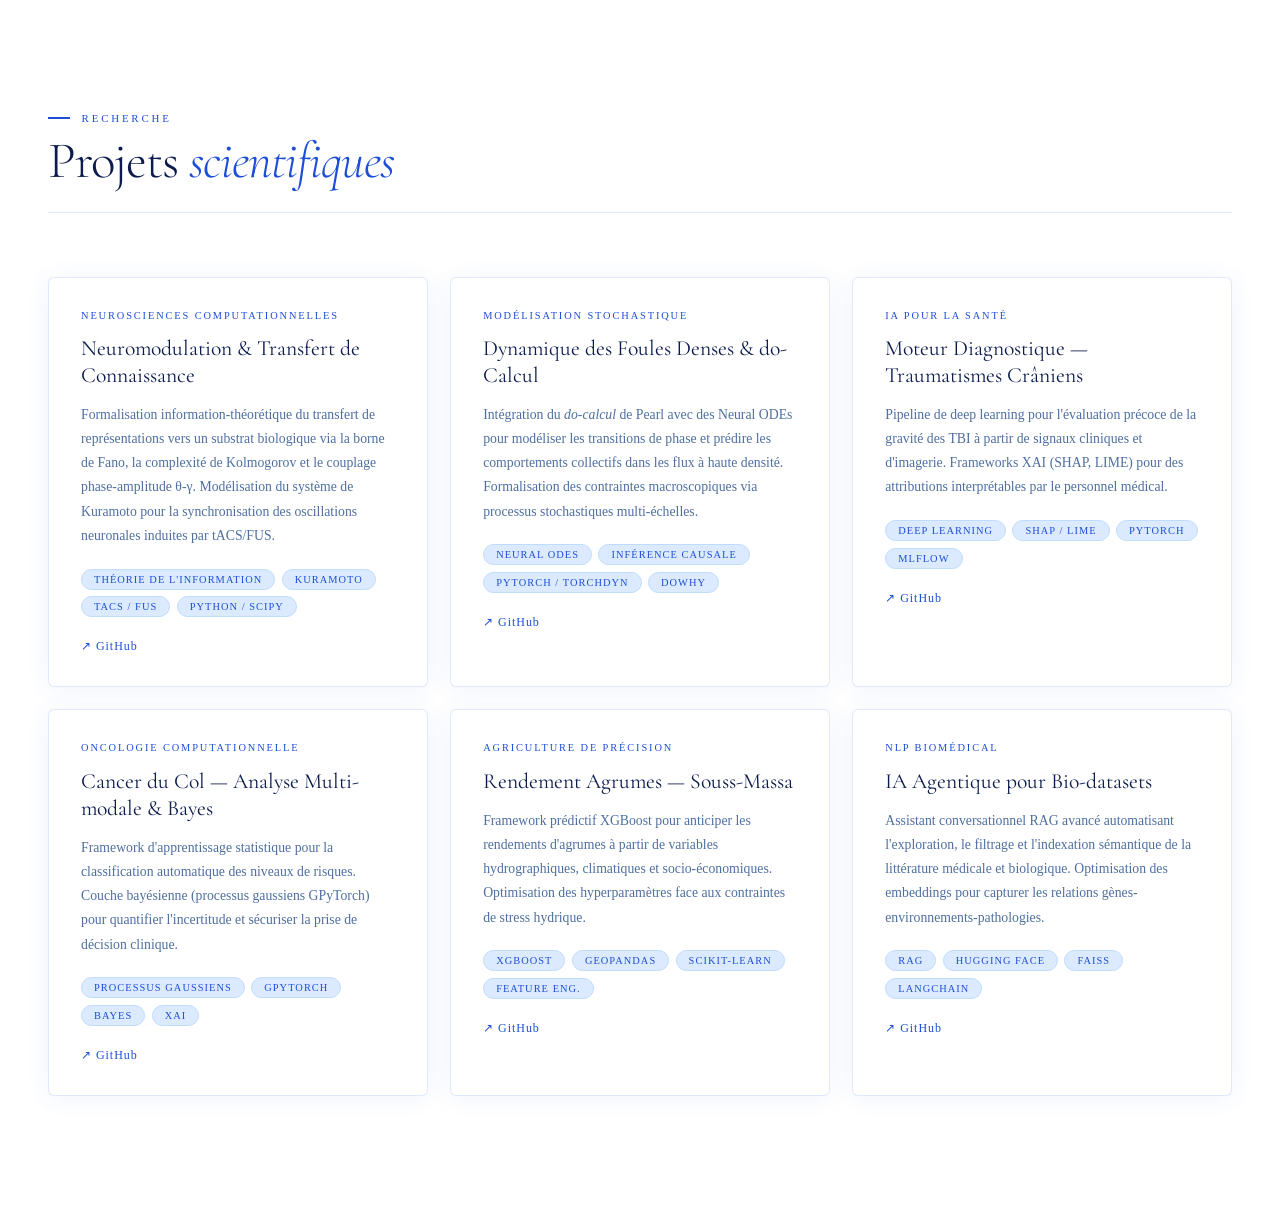
<file: sections/research.html>
<!DOCTYPE html>
<html lang="fr">
<head>
  <meta charset="UTF-8">
  <meta name="viewport" content="width=device-width, initial-scale=1.0">
  <title>Contact</title>
  <link rel="stylesheet" href="../style.css"> 
</head>
<body>

  <script src="../script.js"></script> 
</body>
</html>
<section id="research" style="background:var(--bg);padding:7rem 3rem;">
<div class="section-wrap">

  <div class="section-header">
    <div>
      <div class="section-label">Recherche</div>
      <h2>Projets <em>scientifiques</em></h2>
    </div>
  </div>

  <div style="display:grid;grid-template-columns:repeat(auto-fit,minmax(340px,1fr));gap:1.4rem;">

    <!-- Card 1 -->
    <div class="card" data-fade>
      <div style="font-size:.65rem;letter-spacing:.18em;text-transform:uppercase;color:var(--accent);margin-bottom:.9rem;">Neurosciences Computationnelles</div>
      <h3 style="font-family:var(--serif);font-size:1.35rem;font-weight:400;line-height:1.25;margin-bottom:.9rem;color:var(--text);">
        Neuromodulation & Transfert de Connaissance
      </h3>
      <p style="font-size:.86rem;color:var(--muted);line-height:1.75;margin-bottom:1.3rem;">
        Formalisation information-théorétique du transfert de représentations vers un substrat biologique
        via la borne de Fano, la complexité de Kolmogorov et le couplage phase-amplitude θ-γ.
        Modélisation du système de Kuramoto pour la synchronisation des oscillations neuronales induites par tACS/FUS.
      </p>
      <div style="display:flex;flex-wrap:wrap;gap:.4rem;margin-bottom:1.2rem;">
        <span class="tag">Théorie de l'information</span>
        <span class="tag">Kuramoto</span>
        <span class="tag">tACS / FUS</span>
        <span class="tag">Python / SciPy</span>
      </div>
      <a href="https://github.com/sara-azouggagh/cognitive-augmentation" target="_blank"
         style="font-size:.75rem;color:var(--accent);text-decoration:none;letter-spacing:.08em;">↗ GitHub</a>
    </div>

    <!-- Card 2 -->
    <div class="card" data-fade>
      <div style="font-size:.65rem;letter-spacing:.18em;text-transform:uppercase;color:var(--accent);margin-bottom:.9rem;">Modélisation Stochastique</div>
      <h3 style="font-family:var(--serif);font-size:1.35rem;font-weight:400;line-height:1.25;margin-bottom:.9rem;color:var(--text);">
        Dynamique des Foules Denses & do-Calcul
      </h3>
      <p style="font-size:.86rem;color:var(--muted);line-height:1.75;margin-bottom:1.3rem;">
        Intégration du <em>do-calcul</em> de Pearl avec des Neural ODEs pour modéliser les transitions de phase
        et prédire les comportements collectifs dans les flux à haute densité.
        Formalisation des contraintes macroscopiques via processus stochastiques multi-échelles.
      </p>
      <div style="display:flex;flex-wrap:wrap;gap:.4rem;margin-bottom:1.2rem;">
        <span class="tag">Neural ODEs</span>
        <span class="tag">Inférence causale</span>
        <span class="tag">PyTorch / TorchDyn</span>
        <span class="tag">DoWhy</span>
      </div>
      <a href="https://github.com/sara-azouggagh/crowd-motion-dynamics" target="_blank"
         style="font-size:.75rem;color:var(--accent);text-decoration:none;letter-spacing:.08em;">↗ GitHub</a>
    </div>

    <!-- Card 3 -->
    <div class="card" data-fade>
      <div style="font-size:.65rem;letter-spacing:.18em;text-transform:uppercase;color:var(--accent);margin-bottom:.9rem;">IA pour la Santé</div>
      <h3 style="font-family:var(--serif);font-size:1.35rem;font-weight:400;line-height:1.25;margin-bottom:.9rem;color:var(--text);">
        Moteur Diagnostique — Traumatismes Crâniens
      </h3>
      <p style="font-size:.86rem;color:var(--muted);line-height:1.75;margin-bottom:1.3rem;">
        Pipeline de deep learning pour l'évaluation précoce de la gravité des TBI
        à partir de signaux cliniques et d'imagerie.
        Frameworks XAI (SHAP, LIME) pour des attributions interprétables par le personnel médical.
      </p>
      <div style="display:flex;flex-wrap:wrap;gap:.4rem;margin-bottom:1.2rem;">
        <span class="tag">Deep Learning</span>
        <span class="tag">SHAP / LIME</span>
        <span class="tag">PyTorch</span>
        <span class="tag">MLflow</span>
      </div>
      <a href="https://github.com/sara-azouggagh/TBI-diagnostic-engine" target="_blank"
         style="font-size:.75rem;color:var(--accent);text-decoration:none;letter-spacing:.08em;">↗ GitHub</a>
    </div>

    <!-- Card 4 -->
    <div class="card" data-fade>
      <div style="font-size:.65rem;letter-spacing:.18em;text-transform:uppercase;color:var(--accent);margin-bottom:.9rem;">Oncologie Computationnelle</div>
      <h3 style="font-family:var(--serif);font-size:1.35rem;font-weight:400;line-height:1.25;margin-bottom:.9rem;color:var(--text);">
        Cancer du Col — Analyse Multi-modale & Bayes
      </h3>
      <p style="font-size:.86rem;color:var(--muted);line-height:1.75;margin-bottom:1.3rem;">
        Framework d'apprentissage statistique pour la classification automatique des niveaux de risques.
        Couche bayésienne (processus gaussiens GPyTorch) pour quantifier l'incertitude
        et sécuriser la prise de décision clinique.
      </p>
      <div style="display:flex;flex-wrap:wrap;gap:.4rem;margin-bottom:1.2rem;">
        <span class="tag">Processus gaussiens</span>
        <span class="tag">GPyTorch</span>
        <span class="tag">Bayes</span>
        <span class="tag">XAI</span>
      </div>
      <a href="https://github.com/sara-azouggagh/cervical-cancer-ml" target="_blank"
         style="font-size:.75rem;color:var(--accent);text-decoration:none;letter-spacing:.08em;">↗ GitHub</a>
    </div>

    <!-- Card 5 -->
    <div class="card" data-fade>
      <div style="font-size:.65rem;letter-spacing:.18em;text-transform:uppercase;color:var(--accent);margin-bottom:.9rem;">Agriculture de Précision</div>
      <h3 style="font-family:var(--serif);font-size:1.35rem;font-weight:400;line-height:1.25;margin-bottom:.9rem;color:var(--text);">
        Rendement Agrumes — Souss-Massa
      </h3>
      <p style="font-size:.86rem;color:var(--muted);line-height:1.75;margin-bottom:1.3rem;">
        Framework prédictif XGBoost pour anticiper les rendements d'agrumes
        à partir de variables hydrographiques, climatiques et socio-économiques.
        Optimisation des hyperparamètres face aux contraintes de stress hydrique.
      </p>
      <div style="display:flex;flex-wrap:wrap;gap:.4rem;margin-bottom:1.2rem;">
        <span class="tag">XGBoost</span>
        <span class="tag">GeoPandas</span>
        <span class="tag">Scikit-learn</span>
        <span class="tag">Feature Eng.</span>
      </div>
      <a href="https://github.com/sara-azouggagh/souss-massa-agri-prediction" target="_blank"
         style="font-size:.75rem;color:var(--accent);text-decoration:none;letter-spacing:.08em;">↗ GitHub</a>
    </div>

    <!-- Card 6 -->
    <div class="card" data-fade>
      <div style="font-size:.65rem;letter-spacing:.18em;text-transform:uppercase;color:var(--accent);margin-bottom:.9rem;">NLP Biomédical</div>
      <h3 style="font-family:var(--serif);font-size:1.35rem;font-weight:400;line-height:1.25;margin-bottom:.9rem;color:var(--text);">
        IA Agentique pour Bio-datasets
      </h3>
      <p style="font-size:.86rem;color:var(--muted);line-height:1.75;margin-bottom:1.3rem;">
        Assistant conversationnel RAG avancé automatisant l'exploration, le filtrage
        et l'indexation sémantique de la littérature médicale et biologique.
        Optimisation des embeddings pour capturer les relations gènes-environnements-pathologies.
      </p>
      <div style="display:flex;flex-wrap:wrap;gap:.4rem;margin-bottom:1.2rem;">
        <span class="tag">RAG</span>
        <span class="tag">Hugging Face</span>
        <span class="tag">FAISS</span>
        <span class="tag">LangChain</span>
      </div>
      <a href="https://github.com/sara-azouggagh/agentic-bio-search" target="_blank"
         style="font-size:.75rem;color:var(--accent);text-decoration:none;letter-spacing:.08em;">↗ GitHub</a>
    </div>

  </div>
</div>
</section>
</file>
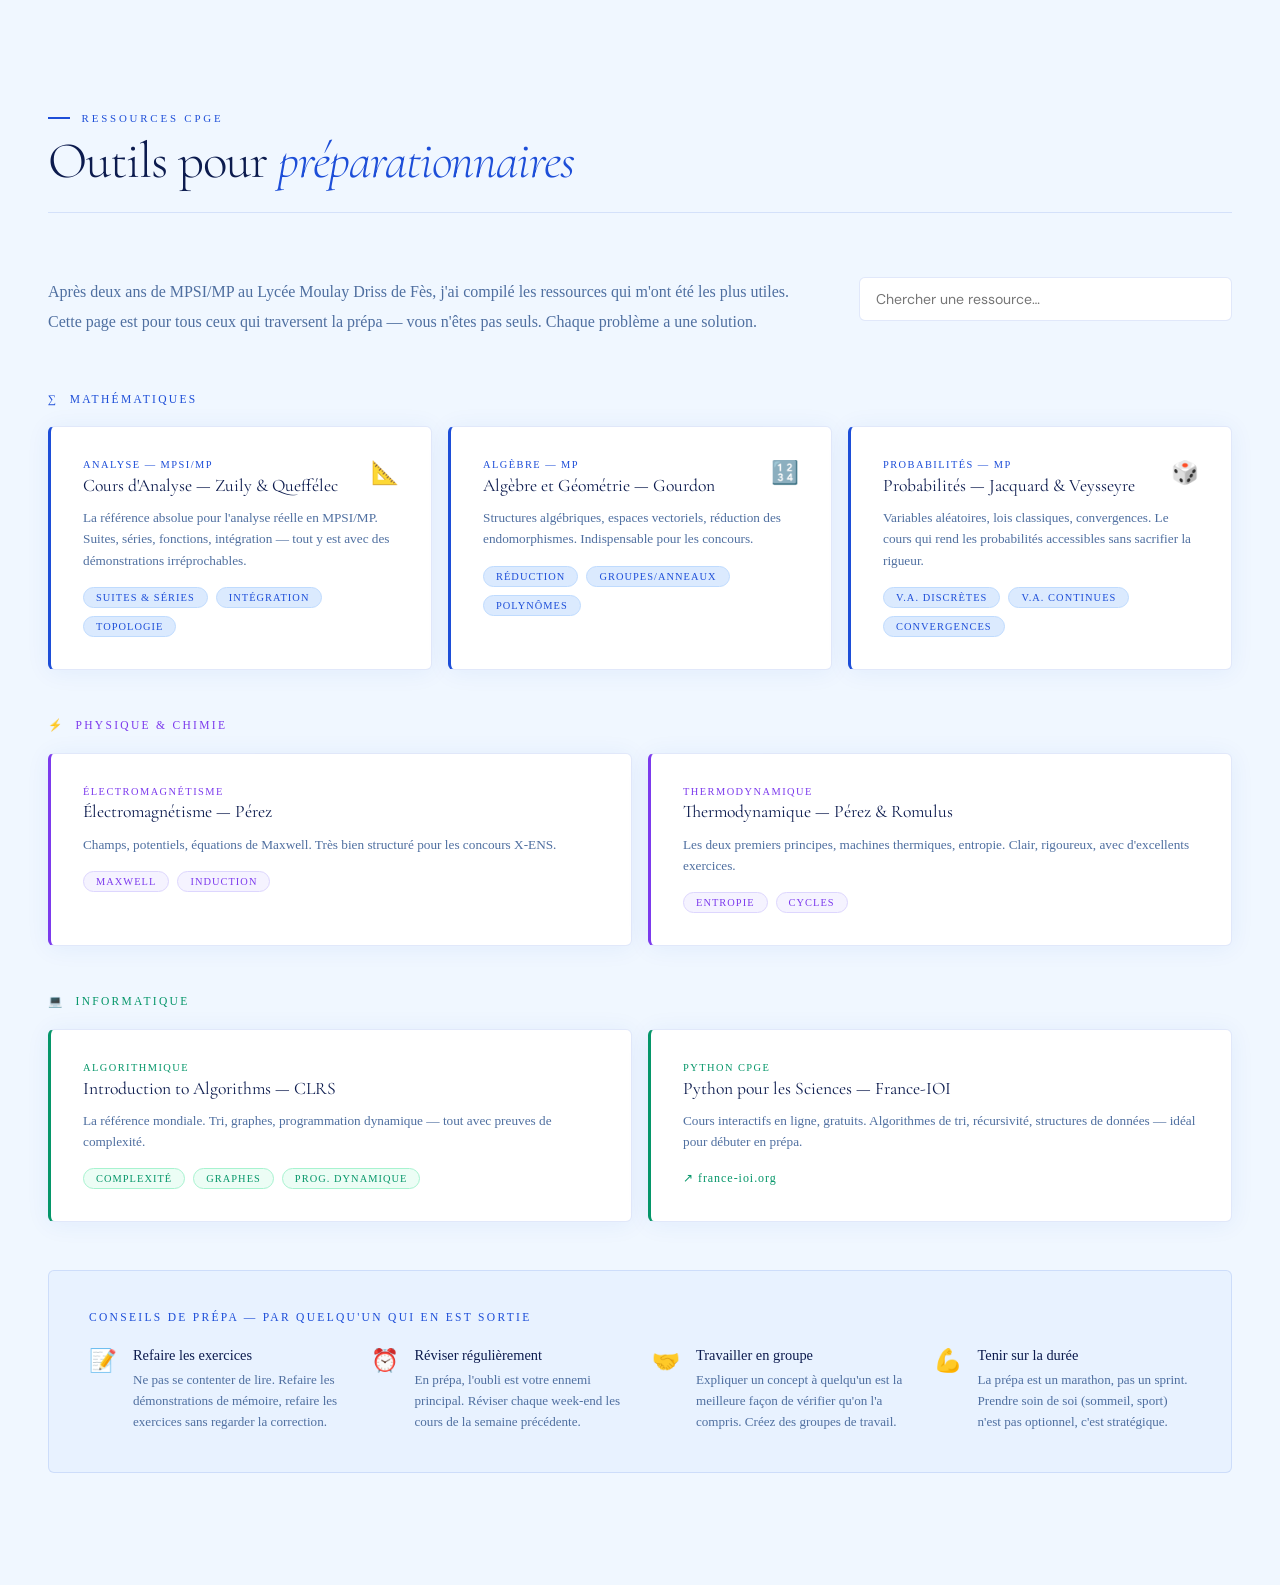
<file: sections/ressourcescpge.html>
<!DOCTYPE html>
<html lang="fr">
<head>
  <meta charset="UTF-8">
  <meta name="viewport" content="width=device-width, initial-scale=1.0">
  <title>Contact</title>
  <link rel="stylesheet" href="../style.css"> 
</head>
<body>

  <script src="../script.js"></script> 
</body>
</html>
<section id="ressources" style="background:var(--bg2);padding:7rem 3rem;">
<div class="section-wrap">

  <div class="section-header">
    <div>
      <div class="section-label">Ressources CPGE</div>
      <h2>Outils pour <em>préparationnaires</em></h2>
    </div>
  </div>

  <div style="display:grid;grid-template-columns:2fr 1fr;gap:4rem;align-items:start;margin-bottom:3.5rem;">
    <p style="font-size:1rem;color:var(--muted);line-height:1.9;">
      Après deux ans de MPSI/MP au Lycée Moulay Driss de Fès, j'ai compilé les ressources
      qui m'ont été les plus utiles. Cette page est pour tous ceux qui traversent la prépa —
      vous n'êtes pas seuls. Chaque problème a une solution.
    </p>
    <!-- SEARCH -->
    <div>
      <input id="cpgeSearch" type="text" placeholder="Chercher une ressource…"
        style="width:100%;padding:.75rem 1rem;border:1.5px solid var(--border);border-radius:var(--radius);font-family:var(--sans);font-size:.88rem;color:var(--text);background:var(--bg);outline:none;transition:border .2s;"
        onfocus="this.style.borderColor='var(--accent)'" onblur="this.style.borderColor='var(--border)'">
    </div>
  </div>

  <!-- MATH -->
  <div style="margin-bottom:3rem;">
    <div style="font-size:.72rem;letter-spacing:.2em;text-transform:uppercase;color:var(--accent);margin-bottom:1.3rem;display:flex;align-items:center;gap:.7rem;">
      <span>∑</span> Mathématiques
    </div>
    <div style="display:grid;grid-template-columns:repeat(auto-fit,minmax(300px,1fr));gap:1rem;">

      <div class="card resource-card" style="border-left:3px solid var(--accent);">
        <div style="display:flex;justify-content:space-between;align-items:flex-start;margin-bottom:.7rem;">
          <div>
            <div style="font-size:.65rem;letter-spacing:.14em;text-transform:uppercase;color:var(--accent);margin-bottom:.3rem;">Analyse — MPSI/MP</div>
            <h4 style="font-family:var(--serif);font-size:1.1rem;font-weight:400;color:var(--text);">Cours d'Analyse — Zuily & Queffélec</h4>
          </div>
          <span style="font-size:1.4rem;">📐</span>
        </div>
        <p style="font-size:.83rem;color:var(--muted);line-height:1.6;margin-bottom:1rem;">
          La référence absolue pour l'analyse réelle en MPSI/MP. Suites, séries, fonctions, intégration — tout y est avec des démonstrations irréprochables.
        </p>
        <div style="display:flex;gap:.5rem;flex-wrap:wrap;">
          <span class="tag">Suites & Séries</span>
          <span class="tag">Intégration</span>
          <span class="tag">Topologie</span>
        </div>
      </div>

      <div class="card resource-card" style="border-left:3px solid var(--accent);">
        <div style="display:flex;justify-content:space-between;align-items:flex-start;margin-bottom:.7rem;">
          <div>
            <div style="font-size:.65rem;letter-spacing:.14em;text-transform:uppercase;color:var(--accent);margin-bottom:.3rem;">Algèbre — MP</div>
            <h4 style="font-family:var(--serif);font-size:1.1rem;font-weight:400;color:var(--text);">Algèbre et Géométrie — Gourdon</h4>
          </div>
          <span style="font-size:1.4rem;">🔢</span>
        </div>
        <p style="font-size:.83rem;color:var(--muted);line-height:1.6;margin-bottom:1rem;">
          Structures algébriques, espaces vectoriels, réduction des endomorphismes. Indispensable pour les concours.
        </p>
        <div style="display:flex;gap:.5rem;flex-wrap:wrap;">
          <span class="tag">Réduction</span>
          <span class="tag">Groupes/Anneaux</span>
          <span class="tag">Polynômes</span>
        </div>
      </div>

      <div class="card resource-card" style="border-left:3px solid var(--accent);">
        <div style="display:flex;justify-content:space-between;align-items:flex-start;margin-bottom:.7rem;">
          <div>
            <div style="font-size:.65rem;letter-spacing:.14em;text-transform:uppercase;color:var(--accent);margin-bottom:.3rem;">Probabilités — MP</div>
            <h4 style="font-family:var(--serif);font-size:1.1rem;font-weight:400;color:var(--text);">Probabilités — Jacquard & Veysseyre</h4>
          </div>
          <span style="font-size:1.4rem;">🎲</span>
        </div>
        <p style="font-size:.83rem;color:var(--muted);line-height:1.6;margin-bottom:1rem;">
          Variables aléatoires, lois classiques, convergences. Le cours qui rend les probabilités accessibles sans sacrifier la rigueur.
        </p>
        <div style="display:flex;gap:.5rem;flex-wrap:wrap;">
          <span class="tag">V.A. Discrètes</span>
          <span class="tag">V.A. Continues</span>
          <span class="tag">Convergences</span>
        </div>
      </div>

    </div>
  </div>

  <!-- PHYSIQUE -->
  <div style="margin-bottom:3rem;">
    <div style="font-size:.72rem;letter-spacing:.2em;text-transform:uppercase;color:#7c3aed;margin-bottom:1.3rem;display:flex;align-items:center;gap:.7rem;">
      <span>⚡</span> Physique & Chimie
    </div>
    <div style="display:grid;grid-template-columns:repeat(auto-fit,minmax(300px,1fr));gap:1rem;">

      <div class="card resource-card" style="border-left:3px solid #7c3aed;">
        <div style="font-size:.65rem;letter-spacing:.14em;text-transform:uppercase;color:#7c3aed;margin-bottom:.3rem;">Électromagnétisme</div>
        <h4 style="font-family:var(--serif);font-size:1.1rem;font-weight:400;color:var(--text);margin-bottom:.7rem;">Électromagnétisme — Pérez</h4>
        <p style="font-size:.83rem;color:var(--muted);line-height:1.6;margin-bottom:1rem;">
          Champs, potentiels, équations de Maxwell. Très bien structuré pour les concours X-ENS.
        </p>
        <div style="display:flex;gap:.5rem;flex-wrap:wrap;">
          <span class="tag" style="background:#f5f3ff;color:#7c3aed;border-color:#ddd6fe;">Maxwell</span>
          <span class="tag" style="background:#f5f3ff;color:#7c3aed;border-color:#ddd6fe;">Induction</span>
        </div>
      </div>

      <div class="card resource-card" style="border-left:3px solid #7c3aed;">
        <div style="font-size:.65rem;letter-spacing:.14em;text-transform:uppercase;color:#7c3aed;margin-bottom:.3rem;">Thermodynamique</div>
        <h4 style="font-family:var(--serif);font-size:1.1rem;font-weight:400;color:var(--text);margin-bottom:.7rem;">Thermodynamique — Pérez & Romulus</h4>
        <p style="font-size:.83rem;color:var(--muted);line-height:1.6;margin-bottom:1rem;">
          Les deux premiers principes, machines thermiques, entropie. Clair, rigoureux, avec d'excellents exercices.
        </p>
        <div style="display:flex;gap:.5rem;flex-wrap:wrap;">
          <span class="tag" style="background:#f5f3ff;color:#7c3aed;border-color:#ddd6fe;">Entropie</span>
          <span class="tag" style="background:#f5f3ff;color:#7c3aed;border-color:#ddd6fe;">Cycles</span>
        </div>
      </div>

    </div>
  </div>

  <!-- INFO -->
  <div style="margin-bottom:3rem;">
    <div style="font-size:.72rem;letter-spacing:.2em;text-transform:uppercase;color:#059669;margin-bottom:1.3rem;display:flex;align-items:center;gap:.7rem;">
      <span>💻</span> Informatique
    </div>
    <div style="display:grid;grid-template-columns:repeat(auto-fit,minmax(300px,1fr));gap:1rem;">

      <div class="card resource-card" style="border-left:3px solid #059669;">
        <div style="font-size:.65rem;letter-spacing:.14em;text-transform:uppercase;color:#059669;margin-bottom:.3rem;">Algorithmique</div>
        <h4 style="font-family:var(--serif);font-size:1.1rem;font-weight:400;color:var(--text);margin-bottom:.7rem;">Introduction to Algorithms — CLRS</h4>
        <p style="font-size:.83rem;color:var(--muted);line-height:1.6;margin-bottom:1rem;">
          La référence mondiale. Tri, graphes, programmation dynamique — tout avec preuves de complexité.
        </p>
        <div style="display:flex;gap:.5rem;flex-wrap:wrap;">
          <span class="tag" style="background:#ecfdf5;color:#059669;border-color:#a7f3d0;">Complexité</span>
          <span class="tag" style="background:#ecfdf5;color:#059669;border-color:#a7f3d0;">Graphes</span>
          <span class="tag" style="background:#ecfdf5;color:#059669;border-color:#a7f3d0;">Prog. Dynamique</span>
        </div>
      </div>

      <div class="card resource-card" style="border-left:3px solid #059669;">
        <div style="font-size:.65rem;letter-spacing:.14em;text-transform:uppercase;color:#059669;margin-bottom:.3rem;">Python CPGE</div>
        <h4 style="font-family:var(--serif);font-size:1.1rem;font-weight:400;color:var(--text);margin-bottom:.7rem;">Python pour les Sciences — France-IOI</h4>
        <p style="font-size:.83rem;color:var(--muted);line-height:1.6;margin-bottom:1rem;">
          Cours interactifs en ligne, gratuits. Algorithmes de tri, récursivité, structures de données — idéal pour débuter en prépa.
        </p>
        <a href="https://www.france-ioi.org" target="_blank"
           style="font-size:.75rem;color:#059669;text-decoration:none;letter-spacing:.08em;">↗ france-ioi.org</a>
      </div>

    </div>
  </div>

  <!-- CONSEILS -->
  <div style="background:var(--bg3);border:1px solid var(--border);border-radius:var(--radius);padding:2.5rem;">
    <div style="font-size:.72rem;letter-spacing:.2em;text-transform:uppercase;color:var(--accent);margin-bottom:1.5rem;">Conseils de prépa — par quelqu'un qui en est sortie</div>
    <div style="display:grid;grid-template-columns:repeat(auto-fit,minmax(220px,1fr));gap:1.5rem;">

      <div style="display:flex;gap:1rem;align-items:flex-start;">
        <span style="font-size:1.4rem;flex-shrink:0;">📝</span>
        <div>
          <div style="font-weight:400;color:var(--text);font-size:.9rem;margin-bottom:.3rem;">Refaire les exercices</div>
          <p style="font-size:.82rem;color:var(--muted);line-height:1.6;">Ne pas se contenter de lire. Refaire les démonstrations de mémoire, refaire les exercices sans regarder la correction.</p>
        </div>
      </div>

      <div style="display:flex;gap:1rem;align-items:flex-start;">
        <span style="font-size:1.4rem;flex-shrink:0;">⏰</span>
        <div>
          <div style="font-weight:400;color:var(--text);font-size:.9rem;margin-bottom:.3rem;">Réviser régulièrement</div>
          <p style="font-size:.82rem;color:var(--muted);line-height:1.6;">En prépa, l'oubli est votre ennemi principal. Réviser chaque week-end les cours de la semaine précédente.</p>
        </div>
      </div>

      <div style="display:flex;gap:1rem;align-items:flex-start;">
        <span style="font-size:1.4rem;flex-shrink:0;">🤝</span>
        <div>
          <div style="font-weight:400;color:var(--text);font-size:.9rem;margin-bottom:.3rem;">Travailler en groupe</div>
          <p style="font-size:.82rem;color:var(--muted);line-height:1.6;">Expliquer un concept à quelqu'un est la meilleure façon de vérifier qu'on l'a compris. Créez des groupes de travail.</p>
        </div>
      </div>

      <div style="display:flex;gap:1rem;align-items:flex-start;">
        <span style="font-size:1.4rem;flex-shrink:0;">💪</span>
        <div>
          <div style="font-weight:400;color:var(--text);font-size:.9rem;margin-bottom:.3rem;">Tenir sur la durée</div>
          <p style="font-size:.82rem;color:var(--muted);line-height:1.6;">La prépa est un marathon, pas un sprint. Prendre soin de soi (sommeil, sport) n'est pas optionnel, c'est stratégique.</p>
        </div>
      </div>

    </div>
  </div>

</div>
</section>
</file>
<file: style.css>
/* ═══════════════════════════════════════════════
   SARA AZOUGGAGH — Global Stylesheet
   Thème : Blanc & Bleu académique
   ═══════════════════════════════════════════════ */

@import url('https://fonts.googleapis.com/css2?family=Cormorant+Garamond:ital,wght@0,300;0,400;0,500;0,600;1,300;1,400;1,500&family=DM+Sans:wght@300;400;500&family=Noto+Serif:ital,wght@0,400;1,400&display=swap');

/* ── VARIABLES ── */
:root {
  --bg:           #ffffff;
  --bg2:          #f0f7ff;
  --bg3:          #e8f2ff;
  --bg4:          #dbeafe;
  --text:         #0c1b4e;
  --muted:        #4f6fa0;
  --accent:       #1d4ed8;
  --accent-light: #eff6ff;
  --accent-mid:   #bfdbfe;
  --green:        #065f46;
  --green-bg:     #ecfdf5;
  --border:       rgba(29,78,216,0.13);
  --shadow:       0 2px 24px rgba(29,78,216,0.07);
  --shadow-hover: 0 8px 40px rgba(29,78,216,0.13);
  --serif:        'Cormorant Garamond', Georgia, serif;
  --sans:         'DM Sans', sans-serif;
  --radius:       6px;
}

/* ── RESET ── */
*, *::before, *::after { margin:0; padding:0; box-sizing:border-box; }
html { scroll-behavior:smooth; font-size:16px; }
body {
  position: relative;
  background: #fcfcfd; /* Un blanc légèrement cassé plus doux pour les yeux */
}

/* On crée une aura lumineuse diffuse en haut à gauche */
body::before {
  content: "";
  position: fixed;
  top: 20%;
  left: -10%;
  width: 600px;
  height: 600px;
  border-radius: 50%;
  background: radial-gradient(circle, rgba(29, 78, 216, 0.03) 0%, transparent 70%);
  z-index: -1; /* Reste derrière le texte */
  pointer-events: none;
}

/* Une deuxième aura un peu plus chaude ou différente en bas à droite */
body::after {
  content: "";
  position: fixed;
  bottom: 10%;
  right: -5%;
  width: 500px;
  height: 500px;
  border-radius: 50%;
  background: radial-gradient(circle, rgba(147, 51, 234, 0.02) 0%, transparent 70%);
  z-index: -1;
  pointer-events: none;
}

/* ── SCROLLBAR ── */
::-webkit-scrollbar { width: 5px; }
::-webkit-scrollbar-track { background: var(--bg2); }
::-webkit-scrollbar-thumb { background: var(--accent); border-radius: 3px; }

/* ── SELECTION ── */
::selection { background: var(--accent); color: #fff; }

/* ── ANIMATIONS ── */
@keyframes fadeUp {
  from { opacity:0; transform:translateY(24px); }
  to   { opacity:1; transform:translateY(0); }
}
@keyframes fadeIn {
  from { opacity:0; }
  to   { opacity:1; }
}
@keyframes lineGrow {
  from { transform:scaleX(0); }
  to   { transform:scaleX(1); }
}
@keyframes pulse {
  0%,100% { box-shadow: 0 0 0 0 rgba(29,78,216,0.3); }
  50%      { box-shadow: 0 0 0 8px rgba(29,78,216,0); }
}

/* ══════════════════════════════════════════
   NAVIGATION
══════════════════════════════════════════ */
nav {
  position: fixed;
  top:0; left:0; right:0;
  z-index: 1000;
  display: flex;
  align-items: center;
  justify-content: space-between;
  padding: 1.1rem 3rem;
  background: rgba(255,255,255,0.92);
  backdrop-filter: blur(20px);
  border-bottom: 1px solid var(--border);
  box-shadow: 0 1px 12px rgba(29,78,216,0.06);
  transition: padding .3s;
}

nav.scrolled { padding: .8rem 3rem; }

.nav-logo {
  font-family: var(--serif);
  font-size: 1.3rem;
  font-weight: 500;
  color: var(--text);
  text-decoration: none;
  letter-spacing: .04em;
}
.nav-logo span { color: var(--accent); }

.nav-links {
  display: flex;
  gap: 1.8rem;
  list-style: none;
  align-items: center;
}

.nav-links a {
  font-size: .75rem;
  letter-spacing: .13em;
  text-transform: uppercase;
  color: var(--muted);
  text-decoration: none;
  transition: color .2s;
  position: relative;
  padding-bottom: 2px;
}

.nav-links a::after {
  content:'';
  position:absolute;
  bottom:0; left:0;
  width:0; height:1px;
  background: var(--accent);
  transition: width .25s;
}

.nav-links a:hover, .nav-links a.active { color: var(--accent); }
.nav-links a:hover::after, .nav-links a.active::after { width:100%; }

.burger {
  display: none;
  flex-direction: column;
  gap: 5px;
  cursor: pointer;
  background: none;
  border: none;
  padding: 4px;
}
.burger span {
  display: block;
  width: 22px; height: 1.5px;
  background: var(--text);
  transition: .3s;
}
.burger.open span:nth-child(1) { transform: rotate(45deg) translate(4px,4px); }
.burger.open span:nth-child(2) { opacity:0; }
.burger.open span:nth-child(3) { transform: rotate(-45deg) translate(4px,-4px); }

/* Mobile menu */
.mobile-menu {
  display: none;
  position: fixed;
  top: 62px; left:0; right:0; bottom:0;
  background: rgba(255,255,255,0.98);
  z-index: 999;
  flex-direction: column;
  align-items: center;
  justify-content: center;
  gap: 2rem;
}
.mobile-menu.open { display: flex; }
.mobile-menu a {
  font-family: var(--serif);
  font-size: 2rem;
  color: var(--text);
  text-decoration: none;
  transition: color .2s;
}
.mobile-menu a:hover { color: var(--accent); }

/* ══════════════════════════════════════════
   SECTION BASE
══════════════════════════════════════════ */
section { padding: 7rem 3rem; }

.section-wrap { max-width: 1200px; margin: 0 auto; }

.section-header {
  display: flex;
  align-items: flex-end;
  justify-content: space-between;
  margin-bottom: 4rem;
  padding-bottom: 1.4rem;
  border-bottom: 1px solid var(--border);
}

.section-label {
  font-size: .68rem;
  letter-spacing: .26em;
  text-transform: uppercase;
  color: var(--accent);
  margin-bottom: .55rem;
  display: flex;
  align-items: center;
  gap: .7rem;
}
.section-label::before {
  content:'';
  display:block;
  width:1.4rem; height:1.5px;
  background: var(--accent);
}

h2 {
  font-family: var(--serif);
  font-size: clamp(2.2rem, 4vw, 3.4rem);
  font-weight: 300;
  line-height: 1.1;
  letter-spacing: -.02em;
  color: var(--text);
}
h2 em { font-style:italic; color: var(--accent); }

/* ── CARDS ── */
.card {
  background: var(--bg);
  border: 1px solid var(--border);
  border-radius: var(--radius);
  box-shadow: var(--shadow);
  padding: 2rem;
  transition: box-shadow .3s, transform .3s, border-color .3s;
}
.card:hover {
  box-shadow: var(--shadow-hover);
  transform: translateY(-3px);
  border-color: var(--accent-mid);
}

/* ── BUTTONS ── */
.btn-primary {
  display: inline-flex;
  align-items: center;
  gap: .6rem;
  padding: .85rem 1.8rem;
  background: var(--accent);
  color: #fff;
  text-decoration: none;
  font-size: .78rem;
  letter-spacing: .12em;
  text-transform: uppercase;
  font-weight: 500;
  border-radius: var(--radius);
  border: none;
  cursor: pointer;
  font-family: var(--sans);
  transition: background .2s, transform .2s;
}
.btn-primary:hover { background: #1e40af; transform: translateY(-1px); }

.btn-outline {
  display: inline-flex;
  align-items: center;
  gap: .6rem;
  padding: .85rem 1.8rem;
  background: transparent;
  color: var(--accent);
  text-decoration: none;
  font-size: .78rem;
  letter-spacing: .12em;
  text-transform: uppercase;
  font-weight: 400;
  border-radius: var(--radius);
  border: 1.5px solid var(--accent);
  cursor: pointer;
  font-family: var(--sans);
  transition: background .2s, color .2s;
}
.btn-outline:hover { background: var(--accent); color: #fff; }

/* ── PILL / TAG ── */
.tag {
  font-size: .65rem;
  letter-spacing: .1em;
  text-transform: uppercase;
  padding: .25rem .75rem;
  background: var(--bg4);
  color: var(--accent);
  border-radius: 2rem;
  border: 1px solid var(--accent-mid);
}

/* ── CHIP ── */
.chip {
  display: inline-flex;
  align-items: center;
  gap: .4rem;
  padding: .35rem .9rem;
  background: var(--bg2);
  border: 1px solid var(--border);
  border-radius: 2rem;
  font-size: .72rem;
  letter-spacing: .07em;
  text-transform: uppercase;
  color: var(--muted);
  transition: .2s;
  cursor:default;
}
.chip:hover { border-color: var(--accent); color: var(--accent); background: var(--accent-light); }
.chip .dot { width:5px; height:5px; border-radius:50%; background:currentColor; flex-shrink:0; }

/* ── TIMELINE ── */
.timeline {
  position:relative;
  padding-left: 1.5rem;
  border-left: 1.5px solid var(--border);
}
.timeline-item { position:relative; padding-bottom:1.8rem; }
.timeline-item:last-child { padding-bottom:0; }
.timeline-item::before {
  content:'';
  position:absolute;
  left:-1.85rem; top:.5rem;
  width:8px; height:8px;
  border-radius:50%;
  background: var(--accent);
  box-shadow: 0 0 0 3px var(--accent-mid);
}
.tl-date {
  font-size:.68rem;
  letter-spacing:.14em;
  text-transform:uppercase;
  color:var(--accent);
  margin-bottom:.2rem;
}
.tl-school {
  font-family:var(--serif);
  font-size:1.05rem;
  font-weight:400;
  color:var(--text);
  margin-bottom:.15rem;
}
.tl-detail { font-size:.8rem; color:var(--muted); line-height:1.5; }

/* ── STAT CARD ── */
.stat-card {
  padding: 1.5rem;
  background: var(--bg2);
  border: 1px solid var(--border);
  border-left: 3px solid var(--accent);
  border-radius: var(--radius);
  transition:.25s;
}
.stat-card:hover { background: var(--accent-light); border-color: var(--accent); }
.stat-number {
  font-family: var(--serif);
  font-size:2.4rem;
  font-weight:300;
  color: var(--accent);
  line-height:1;
  margin-bottom:.35rem;
}
.stat-label {
  font-size:.72rem;
  letter-spacing:.1em;
  text-transform:uppercase;
  color:var(--muted);
  line-height:1.4;
}

/* ── SKILL BAR ── */
.skill-bar-item { display:flex; flex-direction:column; gap:.3rem; margin-bottom:.9rem; }
.skill-bar-header { display:flex; justify-content:space-between; align-items:baseline; }
.skill-name { font-size:.82rem; color:var(--text); }
.skill-pct { font-family:var(--serif); font-size:.85rem; color:var(--accent); }
.skill-track { height:3px; background:var(--bg4); border-radius:2px; overflow:hidden; }
.skill-fill {
  height:100%;
  background: linear-gradient(90deg, var(--accent), #60a5fa);
  border-radius:2px;
  transform-origin:left;
  transform:scaleX(0);
  transition: transform 1.2s cubic-bezier(.22,1,.36,1);
}
.skill-fill.animated { transform:scaleX(1); }

/* ── RESPONSIVE BASE ── */
@media(max-width:900px){
  nav { padding:1rem 1.5rem; }
  .nav-links { display:none; }
  .burger { display:flex; }
  section { padding:5rem 1.5rem; }
  .section-header { flex-direction:column; align-items:flex-start; gap:1rem; }
}
</file>
